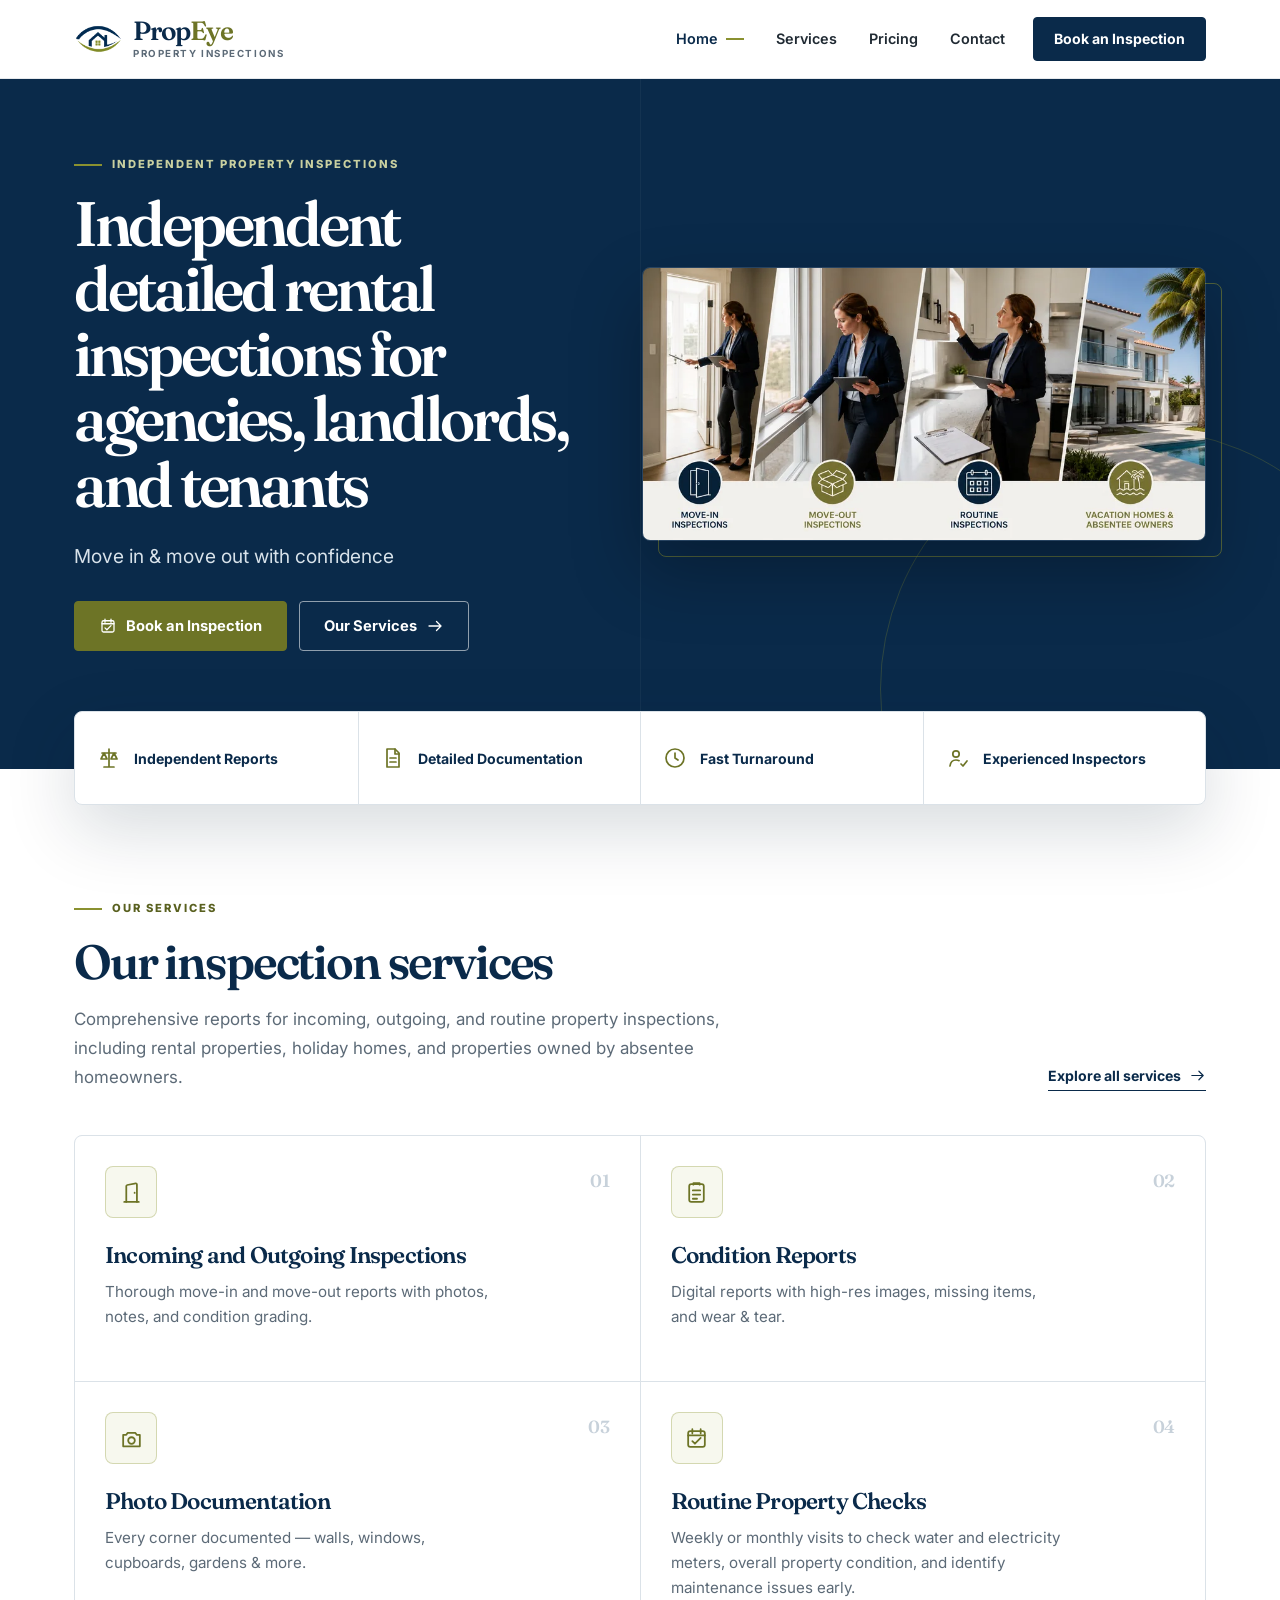
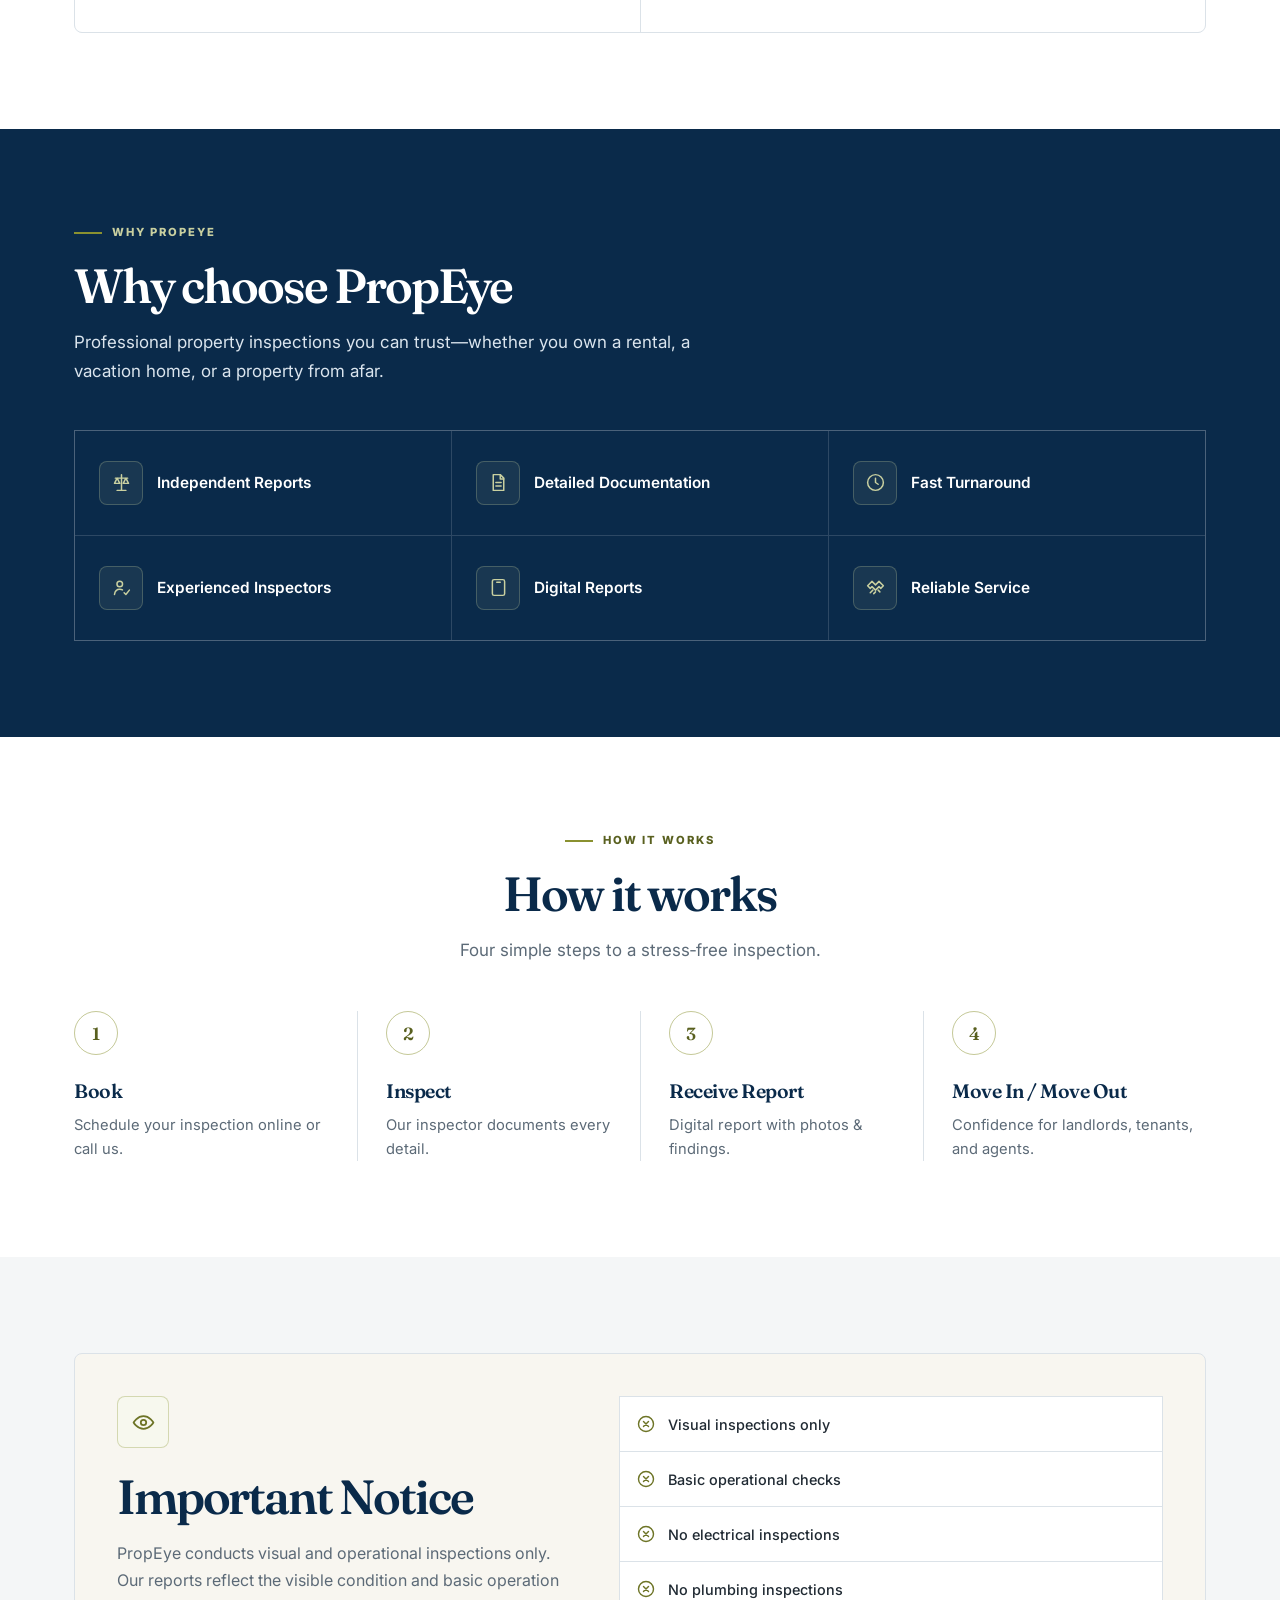
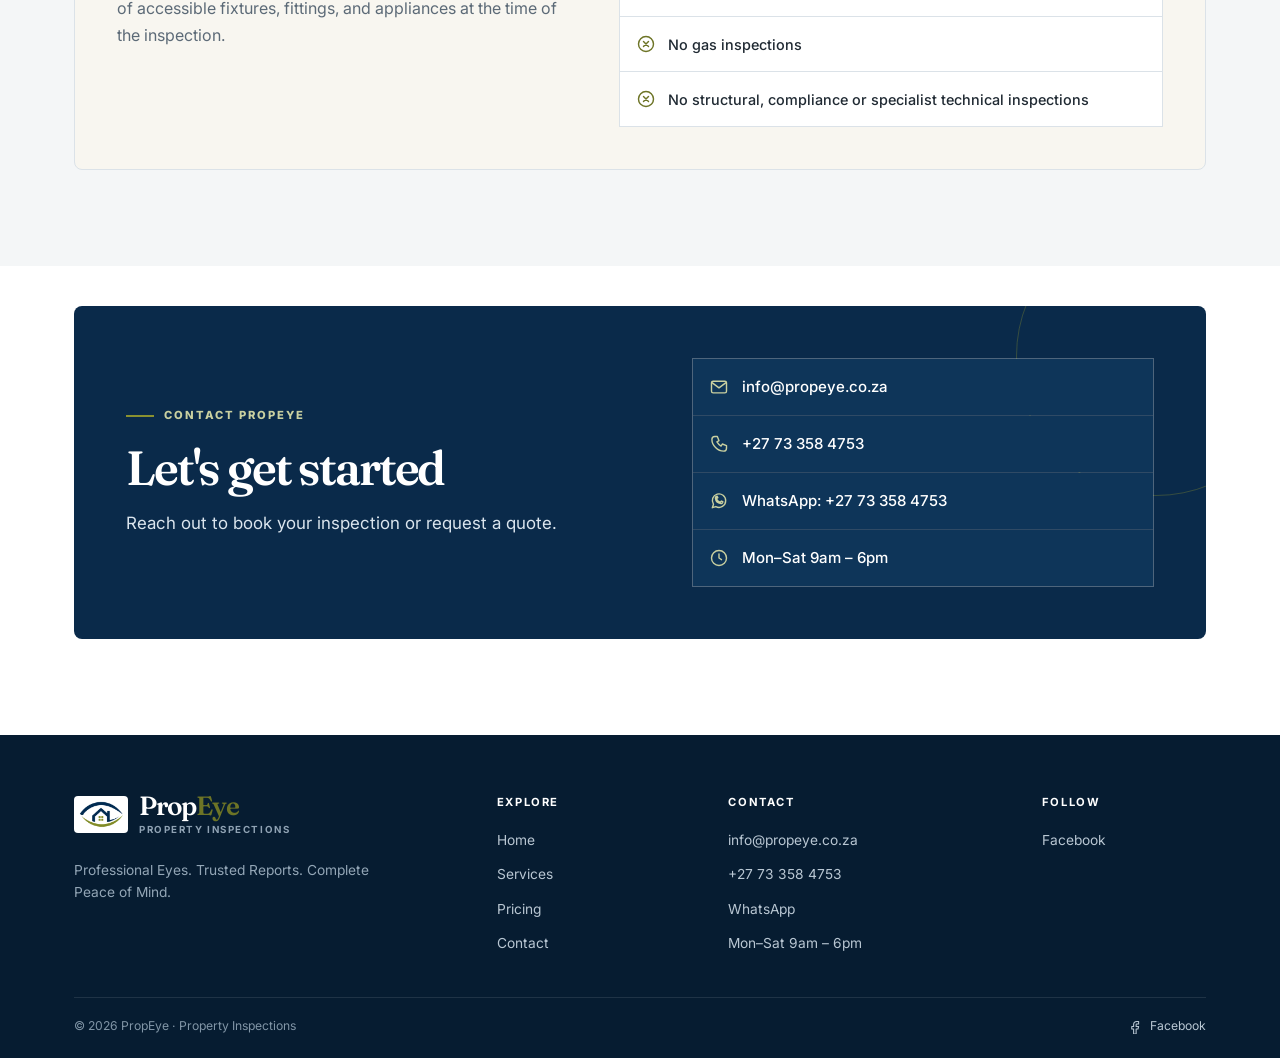
<file: index.html>
<!DOCTYPE html>
<html lang="en-ZA">
<head>
  <meta charset="UTF-8" />
  <meta name="viewport" content="width=device-width, initial-scale=1.0" />
  <title>PropEye Property Inspections</title>
  <meta name="description" content="Professional rental property inspections, condition reports, vacation home inspections, and detailed photo documentation across South Africa.">
  <meta name="keywords" content="property inspections, rental inspections, outgoing inspection, incoming inspection, vacation home inspection">
  <meta name="robots" content="index,follow">
  <link rel="canonical" href="https://www.propeye.co.za/">
  <meta property="og:type" content="website">
  <meta property="og:site_name" content="PropEye Property Inspections">
  <meta property="og:title" content="PropEye Property Inspections">
  <meta property="og:description" content="Professional rental property inspections, condition reports, vacation home inspections, and detailed photo documentation across South Africa.">
  <meta property="og:url" content="https://www.propeye.co.za/">
  <meta property="og:image" content="https://www.propeye.co.za/images/og-propeye.jpg">
  <meta property="og:image:width" content="1200">
  <meta property="og:image:height" content="630">
  <meta name="twitter:card" content="summary_large_image">
  <meta name="theme-color" content="#0A2A4A">
  <link rel="icon" href="images/favicon-64.png" type="image/png">
  <link rel="preconnect" href="https://fonts.googleapis.com">
  <link rel="preconnect" href="https://fonts.gstatic.com" crossorigin>
  <link href="https://fonts.googleapis.com/css2?family=Fraunces:opsz,wght@9..144,500;9..144,600&family=Inter:wght@400;500;600;700&display=swap" rel="stylesheet">
  <link rel="stylesheet" href="styles.css">
  <link rel="preload" as="image" href="images/index-hero-900.webp" imagesrcset="images/index-hero-900.webp 900w, images/index-hero-1600.webp 1600w" imagesizes="(max-width: 1024px) 90vw, 560px">
  <script>document.documentElement.classList.add("js");</script>
  <script type="application/ld+json">
  {
    "@context": "https://schema.org",
    "@type": "ProfessionalService",
    "name": "PropEye Property Inspections",
    "url": "https://www.propeye.co.za/",
    "logo": "https://www.propeye.co.za/images/icon.png",
    "image": "https://www.propeye.co.za/images/og-propeye.jpg",
    "email": "info@propeye.co.za",
    "telephone": "+27733584753",
    "areaServed": "South Africa",
    "sameAs": ["https://www.facebook.com/share/14cxHEFWzvn/"]
  }
  </script>
</head>
<body>
  <a class="skip-link" href="#main">Skip to content</a>

  <header class="site-header" data-site-header>
    <div class="container header-inner">
      <a class="brand" href="index.html" aria-label="PropEye Property Inspections — home">
        <img class="brand-logo" src="images/logo-160.webp" srcset="images/logo-160.webp 160w, images/logo-320.webp 320w" sizes="48px" width="160" height="102" alt="PropEye Logo">
        <span>
          <span class="brand-name">Prop<span class="eye">Eye</span></span>
          <span class="brand-sub">Property Inspections</span>
        </span>
      </a>
      <button class="nav-toggle" type="button" aria-label="Open navigation" aria-controls="primary-navigation" aria-expanded="false" data-nav-toggle>
        <span class="nav-toggle-lines" aria-hidden="true"></span>
      </button>
      <nav class="site-nav" id="primary-navigation" aria-label="Main navigation" data-site-nav>
        <a class="nav-link" href="index.html" aria-current="page">Home</a>
        <a class="nav-link" href="services.html">Services</a>
        <a class="nav-link" href="pricing.html">Pricing</a>
        <a class="nav-link" href="#contact">Contact</a>
        <a class="nav-cta" href="#contact">Book an Inspection</a>
      </nav>
    </div>
  </header>

  <main id="main">
    <section class="hero-home">
      <div class="container hero-grid">
        <div class="hero-copy">
          <p class="eyebrow on-dark">Independent Property Inspections</p>
          <h1 class="hero-title">Independent detailed rental inspections for agencies, landlords, and tenants</h1>
          <p class="hero-lede">Move in &amp; move out with confidence</p>
          <div class="hero-actions">
            <a class="button button-primary" href="#contact">
              <svg class="icon" aria-hidden="true" focusable="false"><use href="images/icons.svg#icon-calendar-check"></use></svg>
              Book an Inspection
            </a>
            <a class="button button-secondary" href="services.html">
              Our Services
              <svg class="icon" aria-hidden="true" focusable="false"><use href="images/icons.svg#icon-arrow"></use></svg>
            </a>
          </div>
        </div>
        <div class="hero-media">
          <picture>
            <source type="image/webp" srcset="images/index-hero-900.webp 900w, images/index-hero-1600.webp 1600w" sizes="(max-width: 1024px) 90vw, 560px">
            <img src="images/index.png" alt="Detailed property inspection" width="1600" height="774" fetchpriority="high" decoding="async">
          </picture>
        </div>
      </div>
    </section>

    <div class="trust-bar">
      <div class="container">
        <div class="trust-grid">
          <div class="trust-item"><svg class="icon" aria-hidden="true" focusable="false"><use href="images/icons.svg#icon-scales"></use></svg> Independent Reports</div>
          <div class="trust-item"><svg class="icon" aria-hidden="true" focusable="false"><use href="images/icons.svg#icon-file"></use></svg> Detailed Documentation</div>
          <div class="trust-item"><svg class="icon" aria-hidden="true" focusable="false"><use href="images/icons.svg#icon-clock"></use></svg> Fast Turnaround</div>
          <div class="trust-item"><svg class="icon" aria-hidden="true" focusable="false"><use href="images/icons.svg#icon-user-check"></use></svg> Experienced Inspectors</div>
        </div>
      </div>
    </div>

    <section class="section" id="services">
      <div class="container">
        <div class="section-head">
          <div class="section-head-copy">
            <p class="eyebrow">Our Services</p>
            <h2 class="section-title">Our inspection services</h2>
            <p class="section-lede">Comprehensive reports for incoming, outgoing, and routine property inspections, including rental properties, holiday homes, and properties owned by absentee homeowners.</p>
          </div>
          <a class="text-link" href="services.html">
            Explore all services
            <svg class="icon" aria-hidden="true" focusable="false"><use href="images/icons.svg#icon-arrow"></use></svg>
          </a>
        </div>

        <div class="service-grid">
          <article class="service-card">
            <div class="service-card-top">
              <span class="icon-box"><svg class="icon" aria-hidden="true" focusable="false"><use href="images/icons.svg#icon-door"></use></svg></span>
              <span class="service-index">01</span>
            </div>
            <h3>Incoming and Outgoing Inspections</h3>
            <p>Thorough move-in and move-out reports with photos, notes, and condition grading.</p>
          </article>
          <article class="service-card">
            <div class="service-card-top">
              <span class="icon-box"><svg class="icon" aria-hidden="true" focusable="false"><use href="images/icons.svg#icon-clipboard"></use></svg></span>
              <span class="service-index">02</span>
            </div>
            <h3>Condition Reports</h3>
            <p>Digital reports with high-res images, missing items, and wear &amp; tear.</p>
          </article>
          <article class="service-card">
            <div class="service-card-top">
              <span class="icon-box"><svg class="icon" aria-hidden="true" focusable="false"><use href="images/icons.svg#icon-camera"></use></svg></span>
              <span class="service-index">03</span>
            </div>
            <h3>Photo Documentation</h3>
            <p>Every corner documented — walls, windows, cupboards, gardens &amp; more.</p>
          </article>
          <article class="service-card">
            <div class="service-card-top">
              <span class="icon-box"><svg class="icon" aria-hidden="true" focusable="false"><use href="images/icons.svg#icon-calendar-check"></use></svg></span>
              <span class="service-index">04</span>
            </div>
            <h3>Routine Property Checks</h3>
            <p>Weekly or monthly visits to check water and electricity meters, overall property condition, and identify maintenance issues early.</p>
          </article>
        </div>
      </div>
    </section>

    <section class="section section-navy">
      <div class="container">
        <div class="section-head">
          <div class="section-head-copy">
            <p class="eyebrow on-dark">Why PropEye</p>
            <h2 class="section-title">Why choose PropEye</h2>
            <p class="section-lede">Professional property inspections you can trust—whether you own a rental, a vacation home, or a property from afar.</p>
          </div>
        </div>
        <div class="values-grid">
          <div class="value-item"><span class="icon-box"><svg class="icon" aria-hidden="true" focusable="false"><use href="images/icons.svg#icon-scales"></use></svg></span> Independent Reports</div>
          <div class="value-item"><span class="icon-box"><svg class="icon" aria-hidden="true" focusable="false"><use href="images/icons.svg#icon-file"></use></svg></span> Detailed Documentation</div>
          <div class="value-item"><span class="icon-box"><svg class="icon" aria-hidden="true" focusable="false"><use href="images/icons.svg#icon-clock"></use></svg></span> Fast Turnaround</div>
          <div class="value-item"><span class="icon-box"><svg class="icon" aria-hidden="true" focusable="false"><use href="images/icons.svg#icon-user-check"></use></svg></span> Experienced Inspectors</div>
          <div class="value-item"><span class="icon-box"><svg class="icon" aria-hidden="true" focusable="false"><use href="images/icons.svg#icon-tablet"></use></svg></span> Digital Reports</div>
          <div class="value-item"><span class="icon-box"><svg class="icon" aria-hidden="true" focusable="false"><use href="images/icons.svg#icon-handshake"></use></svg></span> Reliable Service</div>
        </div>
      </div>
    </section>

    <section class="section">
      <div class="container">
        <div class="section-head center">
          <p class="eyebrow">How it works</p>
          <h2 class="section-title">How it works</h2>
          <p class="section-lede">Four simple steps to a stress‑free inspection.</p>
        </div>
        <ol class="steps">
          <li class="step">
            <span class="step-number">1</span>
            <h3>Book</h3>
            <p>Schedule your inspection online or call us.</p>
          </li>
          <li class="step">
            <span class="step-number">2</span>
            <h3>Inspect</h3>
            <p>Our inspector documents every detail.</p>
          </li>
          <li class="step">
            <span class="step-number">3</span>
            <h3>Receive Report</h3>
            <p>Digital report with photos &amp; findings.</p>
          </li>
          <li class="step">
            <span class="step-number">4</span>
            <h3>Move In / Move Out</h3>
            <p>Confidence for landlords, tenants, and agents.</p>
          </li>
        </ol>
      </div>
    </section>

    <section class="section section-soft">
      <div class="container">
        <div class="notice-panel">
          <div class="notice-copy">
            <span class="icon-box"><svg class="icon" aria-hidden="true" focusable="false"><use href="images/icons.svg#icon-eye"></use></svg></span>
            <h2 class="section-title">Important Notice</h2>
            <p>PropEye conducts visual and operational inspections only. Our reports reflect the visible condition and basic operation of accessible fixtures, fittings, and appliances at the time of the inspection.</p>
          </div>
          <ul class="notice-list">
            <li class="notice-item"><svg class="icon" aria-hidden="true" focusable="false"><use href="images/icons.svg#icon-x-circle"></use></svg> Visual inspections only</li>
            <li class="notice-item"><svg class="icon" aria-hidden="true" focusable="false"><use href="images/icons.svg#icon-x-circle"></use></svg> Basic operational checks</li>
            <li class="notice-item"><svg class="icon" aria-hidden="true" focusable="false"><use href="images/icons.svg#icon-x-circle"></use></svg> No electrical inspections</li>
            <li class="notice-item"><svg class="icon" aria-hidden="true" focusable="false"><use href="images/icons.svg#icon-x-circle"></use></svg> No plumbing inspections</li>
            <li class="notice-item"><svg class="icon" aria-hidden="true" focusable="false"><use href="images/icons.svg#icon-x-circle"></use></svg> No gas inspections</li>
            <li class="notice-item"><svg class="icon" aria-hidden="true" focusable="false"><use href="images/icons.svg#icon-x-circle"></use></svg> No structural, compliance or specialist technical inspections</li>
          </ul>
        </div>
      </div>
    </section>

    <section class="section contact-section" id="contact">
      <div class="container">
        <div class="contact-panel">
          <div>
            <p class="eyebrow on-dark">Contact PropEye</p>
            <h2 class="section-title">Let's get started</h2>
            <p class="section-lede">Reach out to book your inspection or request a quote.</p>
          </div>
          <ul class="contact-list">
            <li>
              <svg class="icon" aria-hidden="true" focusable="false"><use href="images/icons.svg#icon-mail"></use></svg>
              <a href="mailto:info@propeye.co.za">info@propeye.co.za</a>
            </li>
            <li>
              <svg class="icon" aria-hidden="true" focusable="false"><use href="images/icons.svg#icon-phone"></use></svg>
              <a href="tel:+27733584753">+27 73 358 4753</a>
            </li>
            <li>
              <svg class="icon" aria-hidden="true" focusable="false"><use href="images/icons.svg#icon-whatsapp"></use></svg>
              <a href="https://wa.me/27733584753" rel="noopener">WhatsApp: +27 73 358 4753</a>
            </li>
            <li>
              <svg class="icon" aria-hidden="true" focusable="false"><use href="images/icons.svg#icon-clock"></use></svg>
              <span>Mon–Sat 9am – 6pm</span>
            </li>
          </ul>
        </div>
      </div>
    </section>
  </main>

  <footer class="site-footer">
    <div class="container">
      <div class="footer-grid">
        <div class="footer-brand">
          <a class="brand" href="index.html" aria-label="PropEye Property Inspections — home">
            <img class="brand-logo" src="images/logo-160.webp" srcset="images/logo-160.webp 160w, images/logo-320.webp 320w" sizes="54px" width="160" height="102" alt="PropEye Logo" loading="lazy">
            <span>
              <span class="brand-name">Prop<span class="eye">Eye</span></span>
              <span class="brand-sub">Property Inspections</span>
            </span>
          </a>
          <p>Professional Eyes. Trusted Reports. Complete Peace of Mind.</p>
        </div>
        <div class="footer-column">
          <h2>Explore</h2>
          <ul>
            <li><a href="index.html">Home</a></li>
            <li><a href="services.html">Services</a></li>
            <li><a href="pricing.html">Pricing</a></li>
            <li><a href="#contact">Contact</a></li>
          </ul>
        </div>
        <div class="footer-column">
          <h2>Contact</h2>
          <ul>
            <li><a href="mailto:info@propeye.co.za">info@propeye.co.za</a></li>
            <li><a href="tel:+27733584753">+27 73 358 4753</a></li>
            <li><a href="https://wa.me/27733584753" rel="noopener">WhatsApp</a></li>
            <li><span>Mon–Sat 9am – 6pm</span></li>
          </ul>
        </div>
        <div class="footer-column">
          <h2>Follow</h2>
          <ul>
            <li><a href="https://www.facebook.com/share/14cxHEFWzvn/" rel="noopener">Facebook</a></li>
          </ul>
        </div>
      </div>
      <div class="footer-bottom">
        <span>© 2026 PropEye · Property Inspections</span>
        <a class="social" href="https://www.facebook.com/share/14cxHEFWzvn/" rel="noopener">
          <svg class="icon" aria-hidden="true" focusable="false"><use href="images/icons.svg#icon-facebook"></use></svg>
          Facebook
        </a>
      </div>
    </div>
  </footer>

  <script src="script.js" defer></script>
</body>
</html>
</file>
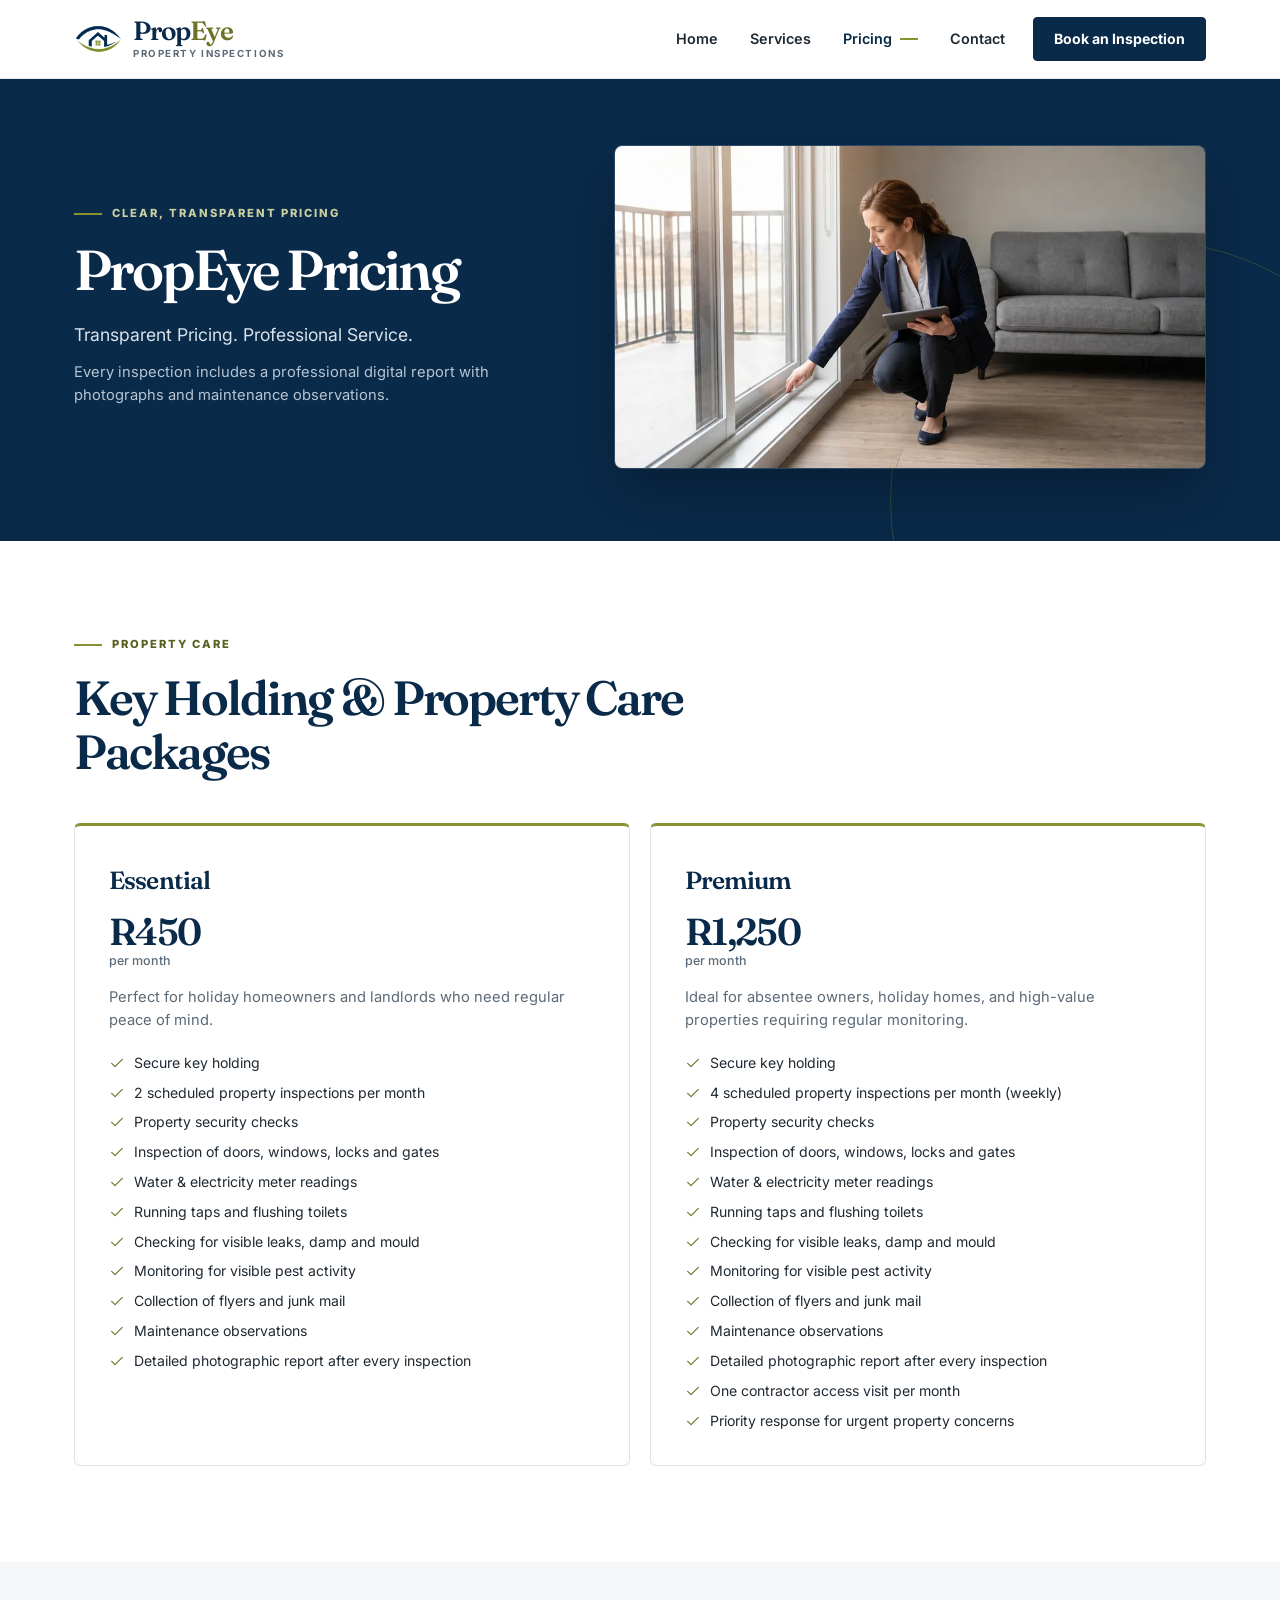
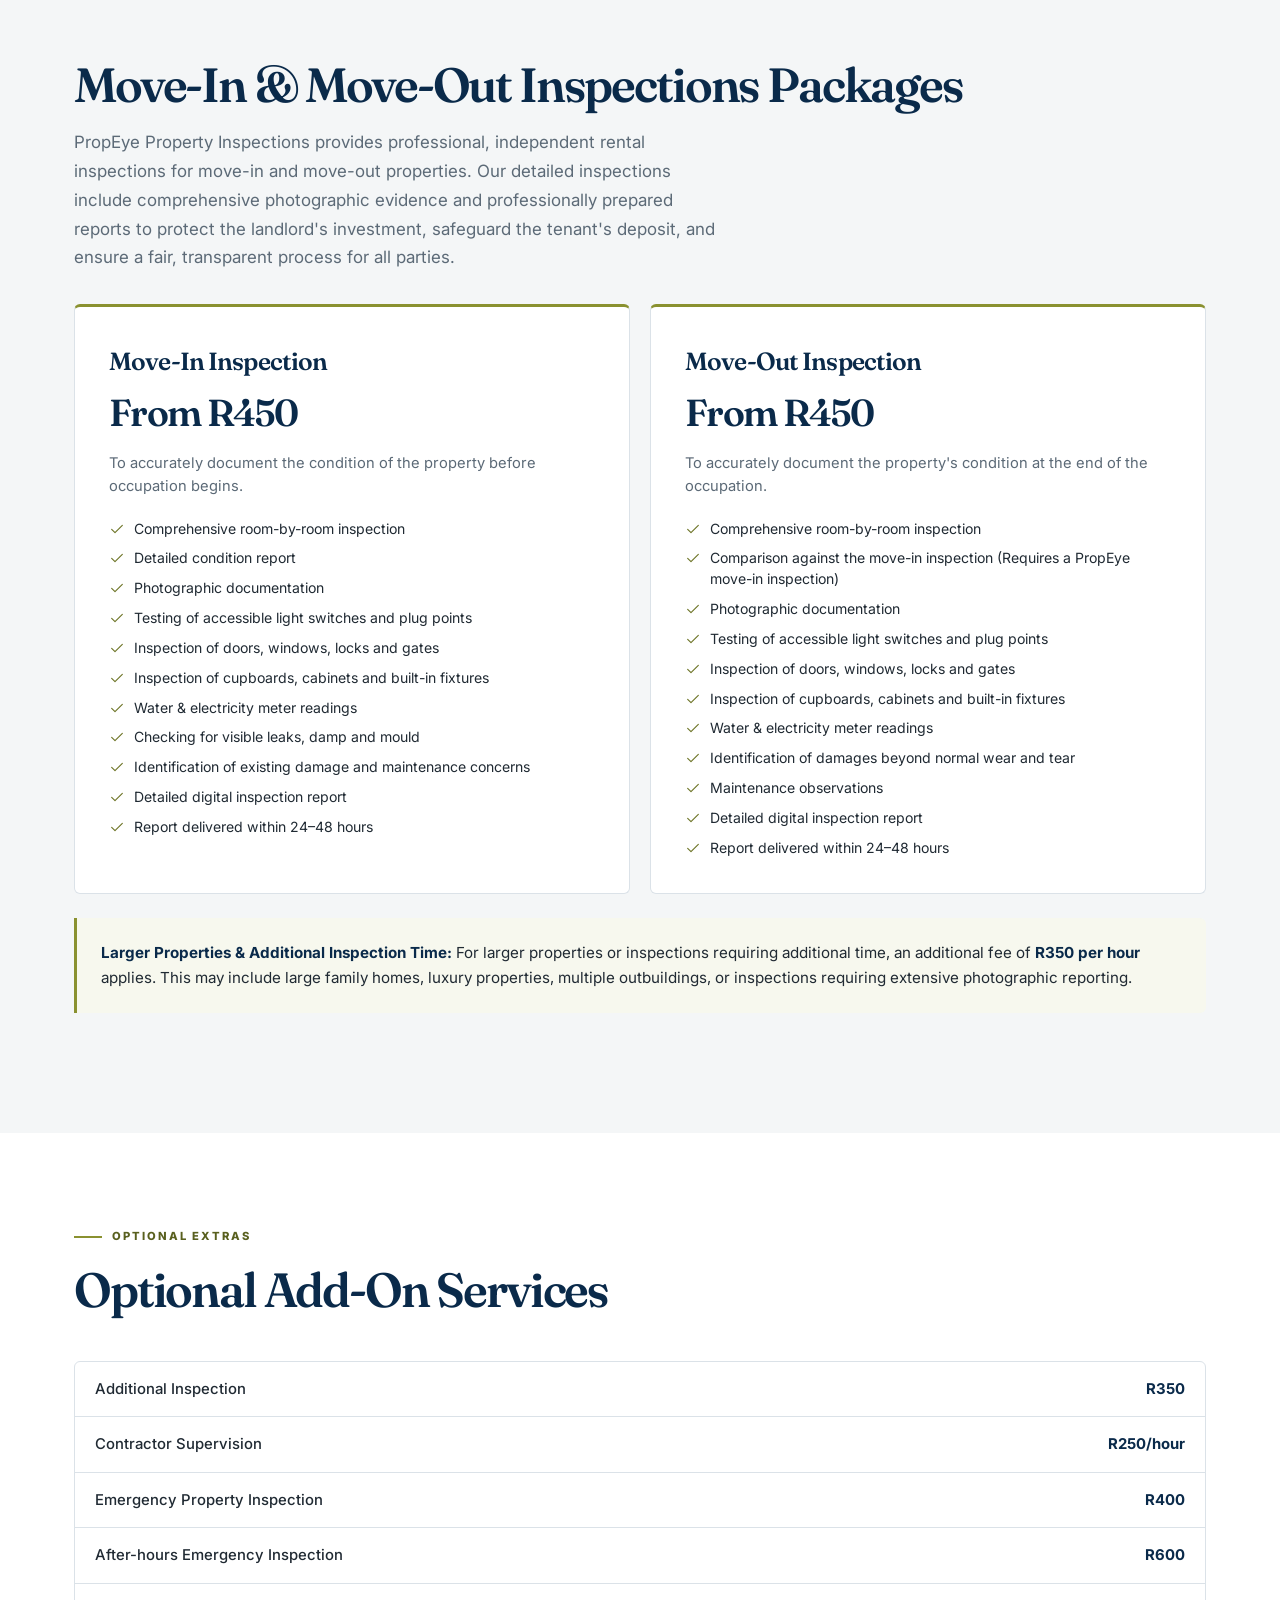
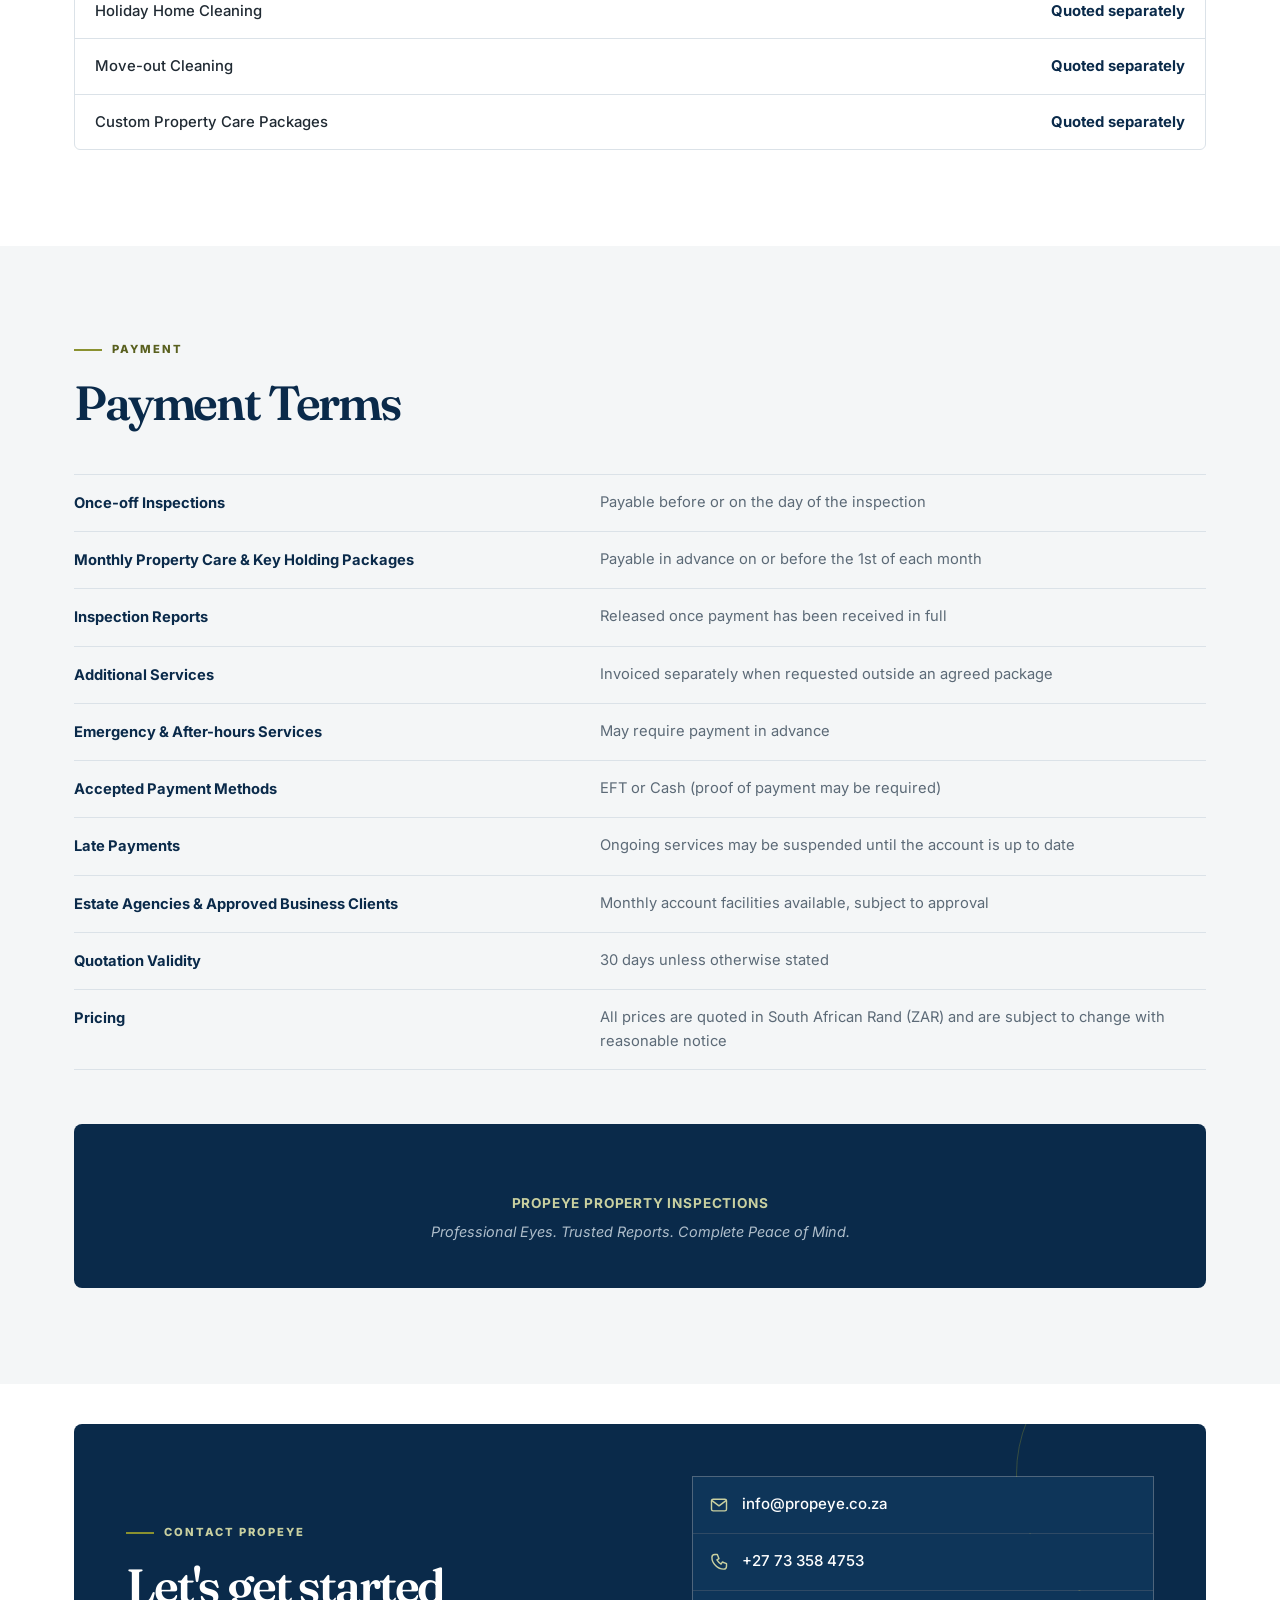
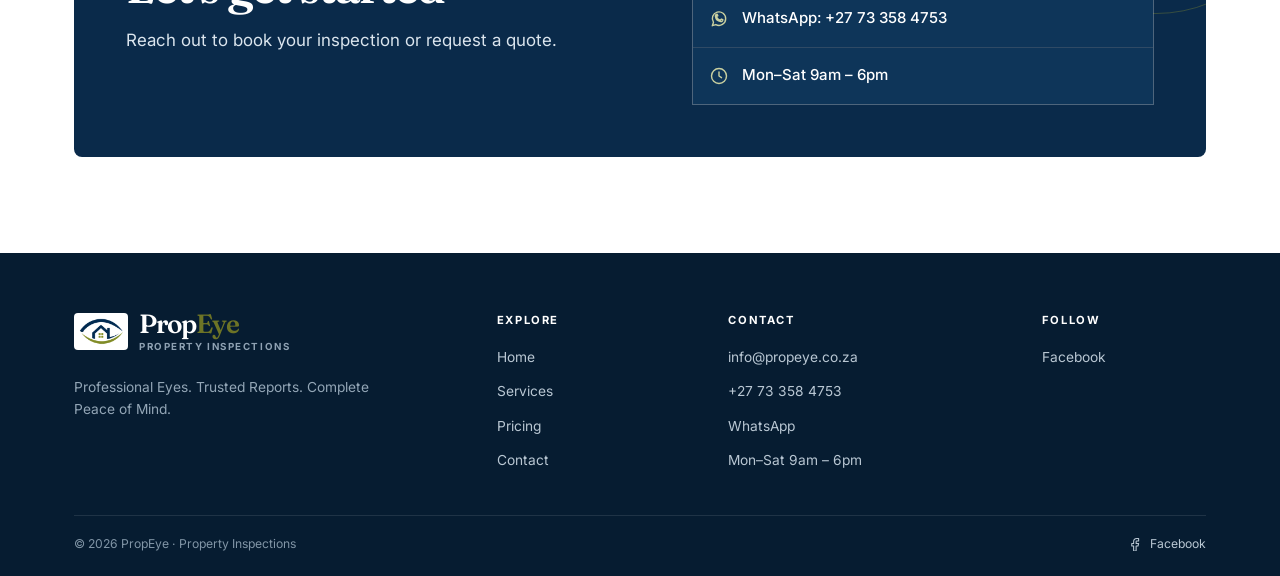
<file: pricing.html>
<!DOCTYPE html>
<html lang="en-ZA">
<head>
  <meta charset="UTF-8" />
  <meta name="viewport" content="width=device-width, initial-scale=1.0" />
  <title>PropEye · Pricing</title>
  <meta name="description" content="Transparent pricing for PropEye property inspections and property care packages.">
  <meta name="robots" content="index,follow">
  <link rel="canonical" href="https://www.propeye.co.za/pricing.html">
  <meta property="og:type" content="website">
  <meta property="og:site_name" content="PropEye Property Inspections">
  <meta property="og:title" content="PropEye · Pricing">
  <meta property="og:description" content="Transparent pricing for PropEye property inspections and property care packages.">
  <meta property="og:url" content="https://www.propeye.co.za/pricing.html">
  <meta property="og:image" content="https://www.propeye.co.za/images/og-propeye.jpg">
  <meta name="twitter:card" content="summary_large_image">
  <meta name="theme-color" content="#0A2A4A">
  <link rel="icon" href="images/favicon-64.png" type="image/png">
  <link rel="preconnect" href="https://fonts.googleapis.com">
  <link rel="preconnect" href="https://fonts.gstatic.com" crossorigin>
  <link href="https://fonts.googleapis.com/css2?family=Fraunces:opsz,wght@9..144,500;9..144,600&family=Inter:wght@400;500;600;700&display=swap" rel="stylesheet">
  <link rel="stylesheet" href="styles.css">
  <link rel="preload" as="image" href="images/pricing-hero-900.webp" imagesrcset="images/pricing-hero-900.webp 900w, images/pricing-hero-1600.webp 1600w" imagesizes="(max-width: 1024px) 90vw, 560px">
  <script>document.documentElement.classList.add("js");</script>
</head>
<body>
  <a class="skip-link" href="#main">Skip to content</a>

  <header class="site-header" data-site-header>
    <div class="container header-inner">
      <a class="brand" href="index.html" aria-label="PropEye Property Inspections — home">
        <img class="brand-logo" src="images/logo-160.webp" srcset="images/logo-160.webp 160w, images/logo-320.webp 320w" sizes="48px" width="160" height="102" alt="PropEye Logo">
        <span>
          <span class="brand-name">Prop<span class="eye">Eye</span></span>
          <span class="brand-sub">Property Inspections</span>
        </span>
      </a>
      <button class="nav-toggle" type="button" aria-label="Open navigation" aria-controls="primary-navigation" aria-expanded="false" data-nav-toggle>
        <span class="nav-toggle-lines" aria-hidden="true"></span>
      </button>
      <nav class="site-nav" id="primary-navigation" aria-label="Main navigation" data-site-nav>
        <a class="nav-link" href="index.html">Home</a>
        <a class="nav-link" href="services.html">Services</a>
        <a class="nav-link" href="pricing.html" aria-current="page">Pricing</a>
        <a class="nav-link" href="#contact">Contact</a>
        <a class="nav-cta" href="#contact">Book an Inspection</a>
      </nav>
    </div>
  </header>

  <main id="main">
    <section class="page-hero">
      <div class="container page-hero-grid">
        <div>
          <p class="eyebrow on-dark">Clear, transparent pricing</p>
          <h1 class="page-hero-title">PropEye Pricing</h1>
          <p class="page-hero-lede">Transparent Pricing. Professional Service.</p>
          <p class="page-hero-note">Every inspection includes a professional digital report with photographs and maintenance observations.</p>
        </div>
        <div class="page-hero-media">
          <picture>
            <source type="image/webp" srcset="images/pricing-hero-900.webp 900w, images/pricing-hero-1600.webp 1600w" sizes="(max-width: 1024px) 90vw, 560px">
            <img src="images/pricing.png" alt="Property inspection" width="1600" height="874" fetchpriority="high" decoding="async">
          </picture>
        </div>
      </div>
    </section>

    <section class="section">
      <div class="container">
        <div class="section-head">
          <div class="section-head-copy">
            <p class="eyebrow">Property care</p>
            <h2 class="section-title">Key Holding &amp; Property Care Packages</h2>
          </div>
        </div>
        <div class="pricing-grid">
          <article class="price-card">
            <h3>Essential</h3>
            <div class="price">R450 <small>per month</small></div>
            <p class="price-note">Perfect for holiday homeowners and landlords who need regular peace of mind.</p>
            <ul class="plan-list">
              <li><svg class="icon" aria-hidden="true" focusable="false"><use href="images/icons.svg#icon-check"></use></svg> Secure key holding</li>
              <li><svg class="icon" aria-hidden="true" focusable="false"><use href="images/icons.svg#icon-check"></use></svg> 2 scheduled property inspections per month</li>
              <li><svg class="icon" aria-hidden="true" focusable="false"><use href="images/icons.svg#icon-check"></use></svg> Property security checks</li>
              <li><svg class="icon" aria-hidden="true" focusable="false"><use href="images/icons.svg#icon-check"></use></svg> Inspection of doors, windows, locks and gates</li>
              <li><svg class="icon" aria-hidden="true" focusable="false"><use href="images/icons.svg#icon-check"></use></svg> Water &amp; electricity meter readings</li>
              <li><svg class="icon" aria-hidden="true" focusable="false"><use href="images/icons.svg#icon-check"></use></svg> Running taps and flushing toilets</li>
              <li><svg class="icon" aria-hidden="true" focusable="false"><use href="images/icons.svg#icon-check"></use></svg> Checking for visible leaks, damp and mould</li>
              <li><svg class="icon" aria-hidden="true" focusable="false"><use href="images/icons.svg#icon-check"></use></svg> Monitoring for visible pest activity</li>
              <li><svg class="icon" aria-hidden="true" focusable="false"><use href="images/icons.svg#icon-check"></use></svg> Collection of flyers and junk mail</li>
              <li><svg class="icon" aria-hidden="true" focusable="false"><use href="images/icons.svg#icon-check"></use></svg> Maintenance observations</li>
              <li><svg class="icon" aria-hidden="true" focusable="false"><use href="images/icons.svg#icon-check"></use></svg> Detailed photographic report after every inspection</li>
            </ul>
          </article>

          <article class="price-card">
            <h3>Premium</h3>
            <div class="price">R1,250 <small>per month</small></div>
            <p class="price-note">Ideal for absentee owners, holiday homes, and high-value properties requiring regular monitoring.</p>
            <ul class="plan-list">
              <li><svg class="icon" aria-hidden="true" focusable="false"><use href="images/icons.svg#icon-check"></use></svg> Secure key holding</li>
              <li><svg class="icon" aria-hidden="true" focusable="false"><use href="images/icons.svg#icon-check"></use></svg> 4 scheduled property inspections per month (weekly)</li>
              <li><svg class="icon" aria-hidden="true" focusable="false"><use href="images/icons.svg#icon-check"></use></svg> Property security checks</li>
              <li><svg class="icon" aria-hidden="true" focusable="false"><use href="images/icons.svg#icon-check"></use></svg> Inspection of doors, windows, locks and gates</li>
              <li><svg class="icon" aria-hidden="true" focusable="false"><use href="images/icons.svg#icon-check"></use></svg> Water &amp; electricity meter readings</li>
              <li><svg class="icon" aria-hidden="true" focusable="false"><use href="images/icons.svg#icon-check"></use></svg> Running taps and flushing toilets</li>
              <li><svg class="icon" aria-hidden="true" focusable="false"><use href="images/icons.svg#icon-check"></use></svg> Checking for visible leaks, damp and mould</li>
              <li><svg class="icon" aria-hidden="true" focusable="false"><use href="images/icons.svg#icon-check"></use></svg> Monitoring for visible pest activity</li>
              <li><svg class="icon" aria-hidden="true" focusable="false"><use href="images/icons.svg#icon-check"></use></svg> Collection of flyers and junk mail</li>
              <li><svg class="icon" aria-hidden="true" focusable="false"><use href="images/icons.svg#icon-check"></use></svg> Maintenance observations</li>
              <li><svg class="icon" aria-hidden="true" focusable="false"><use href="images/icons.svg#icon-check"></use></svg> Detailed photographic report after every inspection</li>
              <li><svg class="icon" aria-hidden="true" focusable="false"><use href="images/icons.svg#icon-check"></use></svg> One contractor access visit per month</li>
              <li><svg class="icon" aria-hidden="true" focusable="false"><use href="images/icons.svg#icon-check"></use></svg> Priority response for urgent property concerns</li>
            </ul>
          </article>
        </div>
      </div>
    </section>

    <section class="section section-soft">
      <div class="container">
        <h2 class="section-title">Move-In &amp; Move-Out Inspections Packages</h2>
        <p class="section-lede">PropEye Property Inspections provides professional, independent rental inspections for move-in and move-out properties. Our detailed inspections include comprehensive photographic evidence and professionally prepared reports to protect the landlord's investment, safeguard the tenant's deposit, and ensure a fair, transparent process for all parties.</p>
        <div class="pricing-grid" style="margin-top:32px">
          <article class="price-card">
            <h3>Move-In Inspection</h3>
            <div class="price">From R450</div>
            <p class="price-note">To accurately document the condition of the property before occupation begins.</p>
            <ul class="plan-list">
              <li><svg class="icon" aria-hidden="true" focusable="false"><use href="images/icons.svg#icon-check"></use></svg> Comprehensive room-by-room inspection</li>
              <li><svg class="icon" aria-hidden="true" focusable="false"><use href="images/icons.svg#icon-check"></use></svg> Detailed condition report</li>
              <li><svg class="icon" aria-hidden="true" focusable="false"><use href="images/icons.svg#icon-check"></use></svg> Photographic documentation</li>
              <li><svg class="icon" aria-hidden="true" focusable="false"><use href="images/icons.svg#icon-check"></use></svg> Testing of accessible light switches and plug points</li>
              <li><svg class="icon" aria-hidden="true" focusable="false"><use href="images/icons.svg#icon-check"></use></svg> Inspection of doors, windows, locks and gates</li>
              <li><svg class="icon" aria-hidden="true" focusable="false"><use href="images/icons.svg#icon-check"></use></svg> Inspection of cupboards, cabinets and built-in fixtures</li>
              <li><svg class="icon" aria-hidden="true" focusable="false"><use href="images/icons.svg#icon-check"></use></svg> Water &amp; electricity meter readings</li>
              <li><svg class="icon" aria-hidden="true" focusable="false"><use href="images/icons.svg#icon-check"></use></svg> Checking for visible leaks, damp and mould</li>
              <li><svg class="icon" aria-hidden="true" focusable="false"><use href="images/icons.svg#icon-check"></use></svg> Identification of existing damage and maintenance concerns</li>
              <li><svg class="icon" aria-hidden="true" focusable="false"><use href="images/icons.svg#icon-check"></use></svg> Detailed digital inspection report</li>
              <li><svg class="icon" aria-hidden="true" focusable="false"><use href="images/icons.svg#icon-check"></use></svg> Report delivered within 24–48 hours</li>
            </ul>
          </article>

          <article class="price-card">
            <h3>Move-Out Inspection</h3>
            <div class="price">From R450</div>
            <p class="price-note">To accurately document the property's condition at the end of the occupation.</p>
            <ul class="plan-list">
              <li><svg class="icon" aria-hidden="true" focusable="false"><use href="images/icons.svg#icon-check"></use></svg> Comprehensive room-by-room inspection</li>
              <li><svg class="icon" aria-hidden="true" focusable="false"><use href="images/icons.svg#icon-check"></use></svg> Comparison against the move-in inspection (Requires a PropEye move-in inspection)</li>
              <li><svg class="icon" aria-hidden="true" focusable="false"><use href="images/icons.svg#icon-check"></use></svg> Photographic documentation</li>
              <li><svg class="icon" aria-hidden="true" focusable="false"><use href="images/icons.svg#icon-check"></use></svg> Testing of accessible light switches and plug points</li>
              <li><svg class="icon" aria-hidden="true" focusable="false"><use href="images/icons.svg#icon-check"></use></svg> Inspection of doors, windows, locks and gates</li>
              <li><svg class="icon" aria-hidden="true" focusable="false"><use href="images/icons.svg#icon-check"></use></svg> Inspection of cupboards, cabinets and built-in fixtures</li>
              <li><svg class="icon" aria-hidden="true" focusable="false"><use href="images/icons.svg#icon-check"></use></svg> Water &amp; electricity meter readings</li>
              <li><svg class="icon" aria-hidden="true" focusable="false"><use href="images/icons.svg#icon-check"></use></svg> Identification of damages beyond normal wear and tear</li>
              <li><svg class="icon" aria-hidden="true" focusable="false"><use href="images/icons.svg#icon-check"></use></svg> Maintenance observations</li>
              <li><svg class="icon" aria-hidden="true" focusable="false"><use href="images/icons.svg#icon-check"></use></svg> Detailed digital inspection report</li>
              <li><svg class="icon" aria-hidden="true" focusable="false"><use href="images/icons.svg#icon-check"></use></svg> Report delivered within 24–48 hours</li>
            </ul>
          </article>
        </div>

        <div class="pricing-note">
          <p><strong>Larger Properties &amp; Additional Inspection Time:</strong> For larger properties or inspections requiring additional time, an additional fee of <strong>R350 per hour</strong> applies. This may include large family homes, luxury properties, multiple outbuildings, or inspections requiring extensive photographic reporting.</p>
        </div>
      </div>
    </section>

    <section class="section">
      <div class="container">
        <div class="section-head">
          <div class="section-head-copy">
            <p class="eyebrow">Optional extras</p>
            <h2 class="section-title">Optional Add-On Services</h2>
          </div>
        </div>
        <div class="addon-list">
          <div class="addon-row"><span class="addon-name">Additional Inspection</span><span class="addon-cost">R350</span></div>
          <div class="addon-row"><span class="addon-name">Contractor Supervision</span><span class="addon-cost">R250/hour</span></div>
          <div class="addon-row"><span class="addon-name">Emergency Property Inspection</span><span class="addon-cost">R400</span></div>
          <div class="addon-row"><span class="addon-name">After-hours Emergency Inspection</span><span class="addon-cost">R600</span></div>
          <div class="addon-row"><span class="addon-name">Holiday Home Cleaning</span><span class="addon-cost">Quoted separately</span></div>
          <div class="addon-row"><span class="addon-name">Move-out Cleaning</span><span class="addon-cost">Quoted separately</span></div>
          <div class="addon-row"><span class="addon-name">Custom Property Care Packages</span><span class="addon-cost">Quoted separately</span></div>
        </div>
      </div>
    </section>

    <section class="section section-soft">
      <div class="container">
        <div class="section-head">
          <div class="section-head-copy">
            <p class="eyebrow">Payment</p>
            <h2 class="section-title">Payment Terms</h2>
          </div>
        </div>
        <div class="terms-list">
          <div class="term-row"><span class="term-name">Once-off Inspections</span><span class="term-value">Payable before or on the day of the inspection</span></div>
          <div class="term-row"><span class="term-name">Monthly Property Care &amp; Key Holding Packages</span><span class="term-value">Payable in advance on or before the 1st of each month</span></div>
          <div class="term-row"><span class="term-name">Inspection Reports</span><span class="term-value">Released once payment has been received in full</span></div>
          <div class="term-row"><span class="term-name">Additional Services</span><span class="term-value">Invoiced separately when requested outside an agreed package</span></div>
          <div class="term-row"><span class="term-name">Emergency &amp; After-hours Services</span><span class="term-value">May require payment in advance</span></div>
          <div class="term-row"><span class="term-name">Accepted Payment Methods</span><span class="term-value">EFT or Cash (proof of payment may be required)</span></div>
          <div class="term-row"><span class="term-name">Late Payments</span><span class="term-value">Ongoing services may be suspended until the account is up to date</span></div>
          <div class="term-row"><span class="term-name">Estate Agencies &amp; Approved Business Clients</span><span class="term-value">Monthly account facilities available, subject to approval</span></div>
          <div class="term-row"><span class="term-name">Quotation Validity</span><span class="term-value">30 days unless otherwise stated</span></div>
          <div class="term-row"><span class="term-name">Pricing</span><span class="term-value">All prices are quoted in South African Rand (ZAR) and are subject to change with reasonable notice</span></div>
        </div>

        <div class="promise">
          <div class="brand-line">PropEye Property Inspections</div>
          <div class="tagline">Professional Eyes. Trusted Reports. Complete Peace of Mind.</div>
        </div>
      </div>
    </section>

    <section class="section contact-section" id="contact">
      <div class="container">
        <div class="contact-panel">
          <div>
            <p class="eyebrow on-dark">Contact PropEye</p>
            <h2 class="section-title">Let's get started</h2>
            <p class="section-lede">Reach out to book your inspection or request a quote.</p>
          </div>
          <ul class="contact-list">
            <li><svg class="icon" aria-hidden="true" focusable="false"><use href="images/icons.svg#icon-mail"></use></svg><a href="mailto:info@propeye.co.za">info@propeye.co.za</a></li>
            <li><svg class="icon" aria-hidden="true" focusable="false"><use href="images/icons.svg#icon-phone"></use></svg><a href="tel:+27733584753">+27 73 358 4753</a></li>
            <li><svg class="icon" aria-hidden="true" focusable="false"><use href="images/icons.svg#icon-whatsapp"></use></svg><a href="https://wa.me/27733584753" rel="noopener">WhatsApp: +27 73 358 4753</a></li>
            <li><svg class="icon" aria-hidden="true" focusable="false"><use href="images/icons.svg#icon-clock"></use></svg><span>Mon–Sat 9am – 6pm</span></li>
          </ul>
        </div>
      </div>
    </section>
  </main>

  <footer class="site-footer">
    <div class="container">
      <div class="footer-grid">
        <div class="footer-brand">
          <a class="brand" href="index.html" aria-label="PropEye Property Inspections — home">
            <img class="brand-logo" src="images/logo-160.webp" srcset="images/logo-160.webp 160w, images/logo-320.webp 320w" sizes="54px" width="160" height="102" alt="PropEye Logo" loading="lazy">
            <span>
              <span class="brand-name">Prop<span class="eye">Eye</span></span>
              <span class="brand-sub">Property Inspections</span>
            </span>
          </a>
          <p>Professional Eyes. Trusted Reports. Complete Peace of Mind.</p>
        </div>
        <div class="footer-column">
          <h2>Explore</h2>
          <ul>
            <li><a href="index.html">Home</a></li>
            <li><a href="services.html">Services</a></li>
            <li><a href="pricing.html">Pricing</a></li>
            <li><a href="#contact">Contact</a></li>
          </ul>
        </div>
        <div class="footer-column">
          <h2>Contact</h2>
          <ul>
            <li><a href="mailto:info@propeye.co.za">info@propeye.co.za</a></li>
            <li><a href="tel:+27733584753">+27 73 358 4753</a></li>
            <li><a href="https://wa.me/27733584753" rel="noopener">WhatsApp</a></li>
            <li><span>Mon–Sat 9am – 6pm</span></li>
          </ul>
        </div>
        <div class="footer-column">
          <h2>Follow</h2>
          <ul>
            <li><a href="https://www.facebook.com/share/14cxHEFWzvn/" rel="noopener">Facebook</a></li>
          </ul>
        </div>
      </div>
      <div class="footer-bottom">
        <span>© 2026 PropEye · Property Inspections</span>
        <a class="social" href="https://www.facebook.com/share/14cxHEFWzvn/" rel="noopener">
          <svg class="icon" aria-hidden="true" focusable="false"><use href="images/icons.svg#icon-facebook"></use></svg>
          Facebook
        </a>
      </div>
    </div>
  </footer>

  <script src="script.js" defer></script>
</body>
</html>
</file>
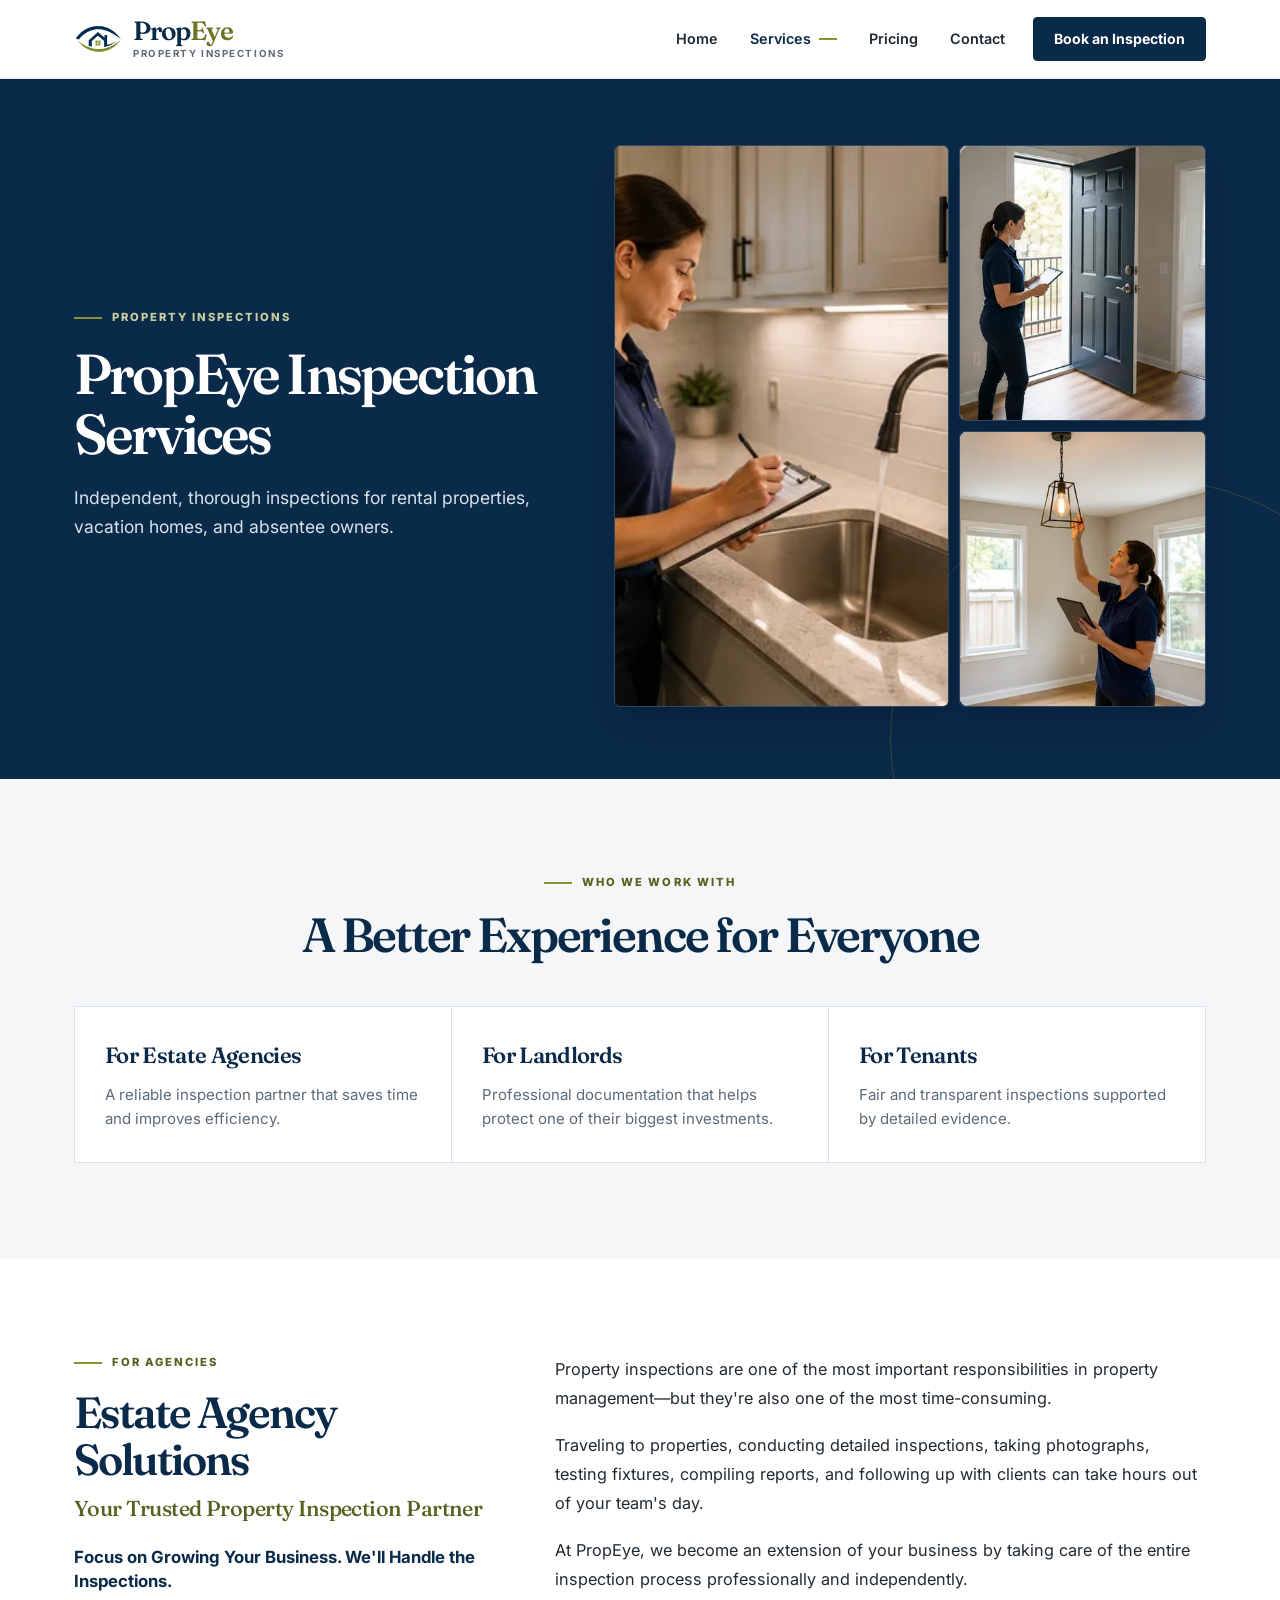
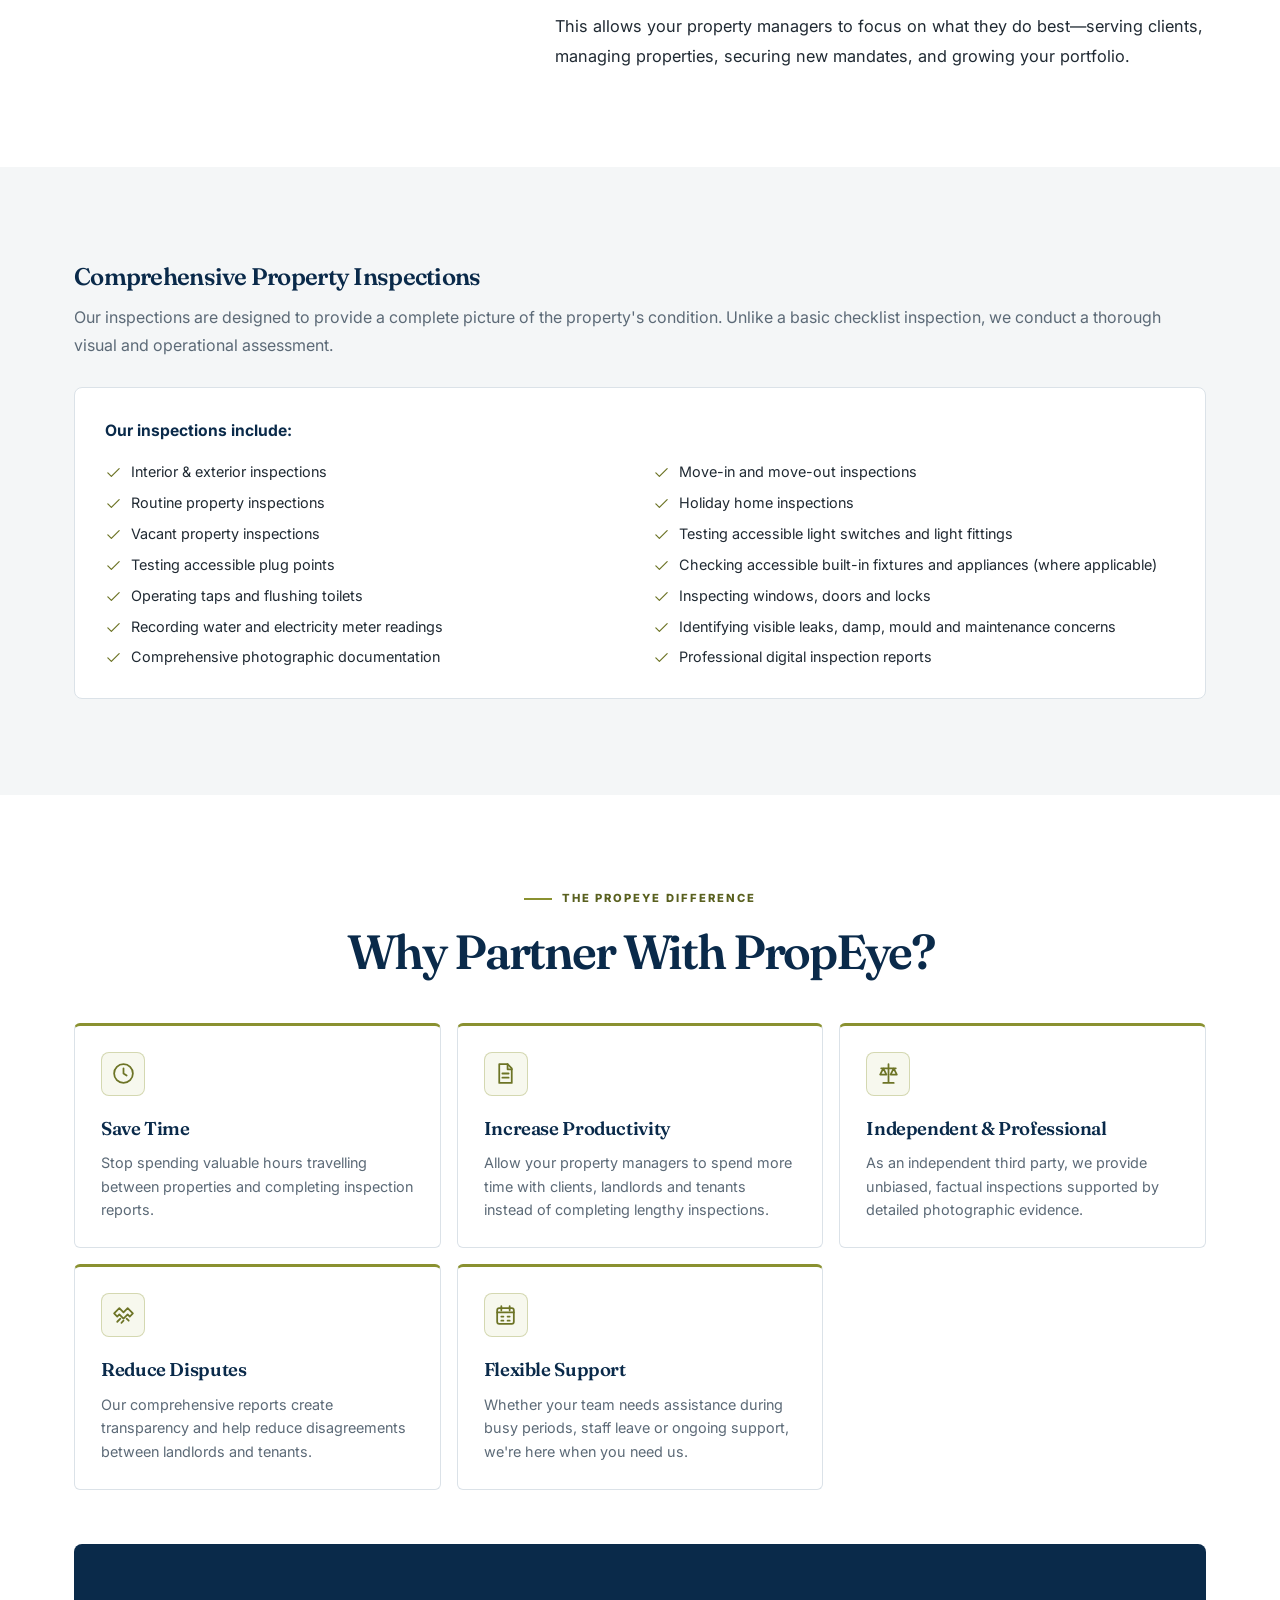
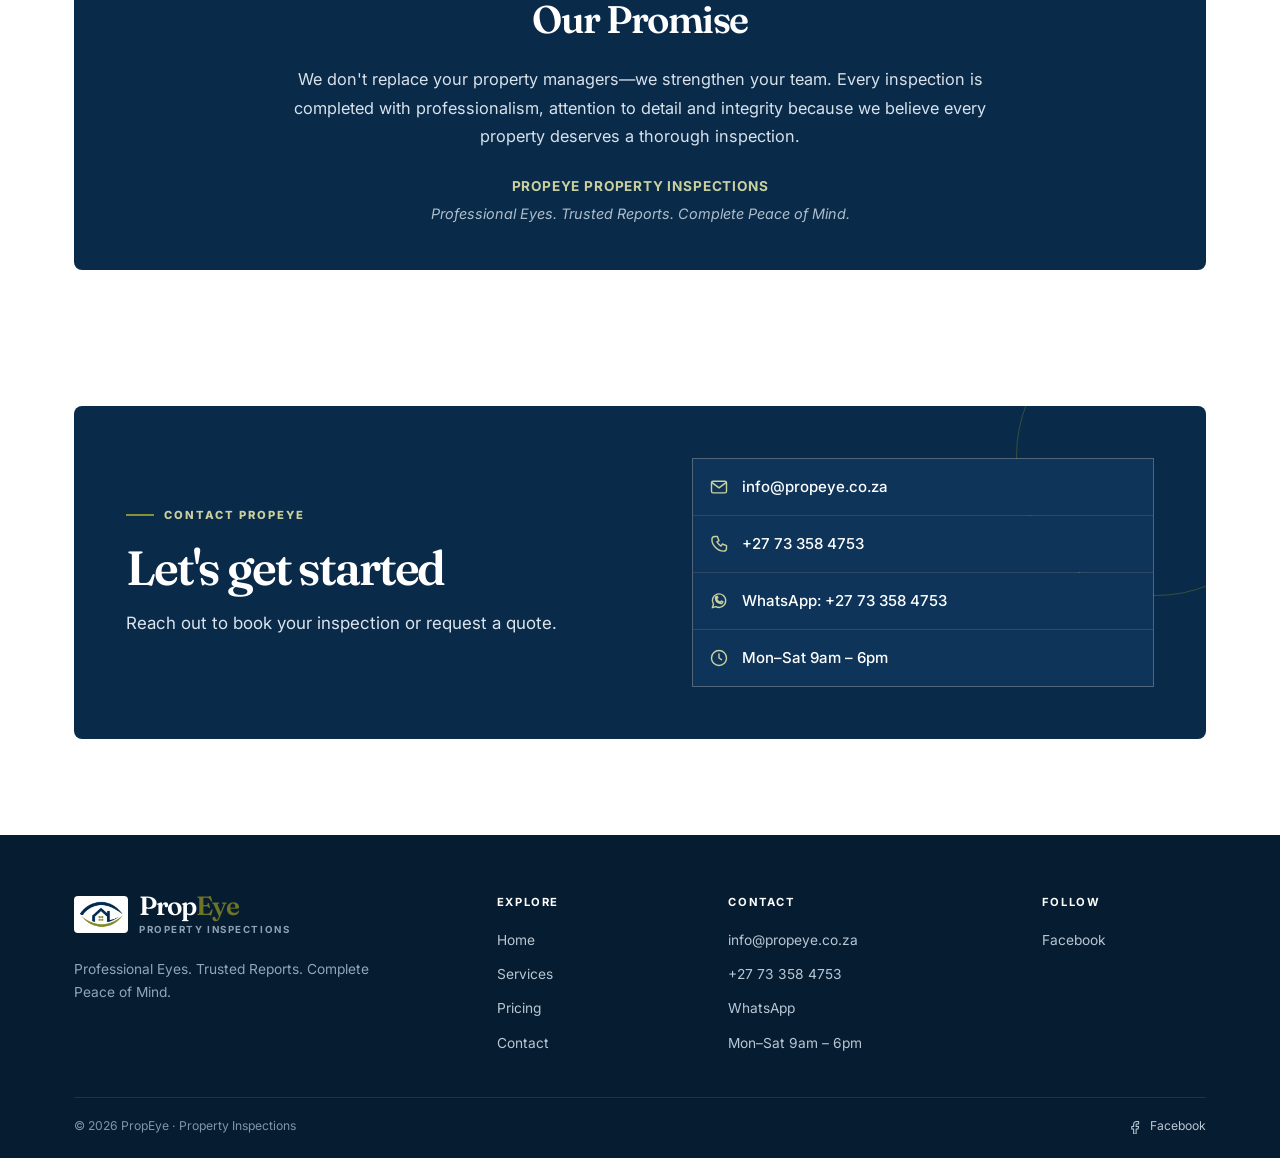
<file: services.html>
<!DOCTYPE html>
<html lang="en-ZA">
<head>
  <meta charset="UTF-8" />
  <meta name="viewport" content="width=device-width, initial-scale=1.0" />
  <title>PropEye · Detailed Services</title>
  <meta name="description" content="Independent, thorough inspections for rental properties, vacation homes, and absentee owners.">
  <meta name="robots" content="index,follow">
  <link rel="canonical" href="https://www.propeye.co.za/services.html">
  <meta property="og:type" content="website">
  <meta property="og:site_name" content="PropEye Property Inspections">
  <meta property="og:title" content="PropEye · Detailed Services">
  <meta property="og:description" content="Independent, thorough inspections for rental properties, vacation homes, and absentee owners.">
  <meta property="og:url" content="https://www.propeye.co.za/services.html">
  <meta property="og:image" content="https://www.propeye.co.za/images/og-propeye.jpg">
  <meta name="twitter:card" content="summary_large_image">
  <meta name="theme-color" content="#0A2A4A">
  <link rel="icon" href="images/favicon-64.png" type="image/png">
  <link rel="preconnect" href="https://fonts.googleapis.com">
  <link rel="preconnect" href="https://fonts.gstatic.com" crossorigin>
  <link href="https://fonts.googleapis.com/css2?family=Fraunces:opsz,wght@9..144,500;9..144,600&family=Inter:wght@400;500;600;700&display=swap" rel="stylesheet">
  <link rel="stylesheet" href="styles.css">
  <script>document.documentElement.classList.add("js");</script>
</head>
<body>
  <a class="skip-link" href="#main">Skip to content</a>

  <header class="site-header" data-site-header>
    <div class="container header-inner">
      <a class="brand" href="index.html" aria-label="PropEye Property Inspections — home">
        <img class="brand-logo" src="images/logo-160.webp" srcset="images/logo-160.webp 160w, images/logo-320.webp 320w" sizes="48px" width="160" height="102" alt="PropEye Logo">
        <span>
          <span class="brand-name">Prop<span class="eye">Eye</span></span>
          <span class="brand-sub">Property Inspections</span>
        </span>
      </a>
      <button class="nav-toggle" type="button" aria-label="Open navigation" aria-controls="primary-navigation" aria-expanded="false" data-nav-toggle>
        <span class="nav-toggle-lines" aria-hidden="true"></span>
      </button>
      <nav class="site-nav" id="primary-navigation" aria-label="Main navigation" data-site-nav>
        <a class="nav-link" href="index.html">Home</a>
        <a class="nav-link" href="services.html" aria-current="page">Services</a>
        <a class="nav-link" href="pricing.html">Pricing</a>
        <a class="nav-link" href="#contact">Contact</a>
        <a class="nav-cta" href="#contact">Book an Inspection</a>
      </nav>
    </div>
  </header>

  <main id="main">
    <section class="page-hero">
      <div class="container page-hero-grid">
        <div>
          <p class="eyebrow on-dark">Property Inspections</p>
          <h1 class="page-hero-title">PropEye Inspection Services</h1>
          <p class="page-hero-lede">Independent, thorough inspections for rental properties, vacation homes, and absentee owners.</p>
        </div>
        <div class="page-hero-media">
          <div class="media-collage">
            <img src="images/inspect-1.webp" srcset="images/inspect-1-360.webp 360w, images/inspect-1.webp 467w" sizes="(max-width: 900px) 45vw, 280px" width="467" height="522" alt="Detailed property inspection 1" fetchpriority="high" decoding="async">
            <img src="images/inspect-2.webp" srcset="images/inspect-2-360.webp 360w, images/inspect-2.webp 467w" sizes="(max-width: 900px) 45vw, 220px" width="467" height="522" alt="Detailed property inspection 2" decoding="async">
            <img src="images/inspect-3.webp" srcset="images/inspect-3-360.webp 360w, images/inspect-3.webp 467w" sizes="(max-width: 900px) 45vw, 220px" width="467" height="522" alt="Detailed property inspection 3" decoding="async">
          </div>
        </div>
      </div>
    </section>

    <section class="section section-soft">
      <div class="container">
        <div class="section-head center">
          <p class="eyebrow">Who we work with</p>
          <h2 class="section-title">A Better Experience for Everyone</h2>
        </div>
        <div class="audience-grid">
          <article class="audience-card">
            <h3>For Estate Agencies</h3>
            <p>A reliable inspection partner that saves time and improves efficiency.</p>
          </article>
          <article class="audience-card">
            <h3>For Landlords</h3>
            <p>Professional documentation that helps protect one of their biggest investments.</p>
          </article>
          <article class="audience-card">
            <h3>For Tenants</h3>
            <p>Fair and transparent inspections supported by detailed evidence.</p>
          </article>
        </div>
      </div>
    </section>

    <section class="section">
      <div class="container">
        <div class="editorial">
          <div class="editorial-aside">
            <p class="eyebrow">For agencies</p>
            <h2>Estate Agency Solutions</h2>
            <p class="sub">Your Trusted Property Inspection Partner</p>
            <p class="heading">Focus on Growing Your Business. We'll Handle the Inspections.</p>
          </div>
          <div class="editorial-copy">
            <p>Property inspections are one of the most important responsibilities in property management—but they're also one of the most time-consuming.</p>
            <p>Traveling to properties, conducting detailed inspections, taking photographs, testing fixtures, compiling reports, and following up with clients can take hours out of your team's day.</p>
            <p>At PropEye, we become an extension of your business by taking care of the entire inspection process professionally and independently.</p>
            <p>This allows your property managers to focus on what they do best—serving clients, managing properties, securing new mandates, and growing your portfolio.</p>
          </div>
        </div>
      </div>
    </section>

    <section class="section section-soft">
      <div class="container">
        <h2 class="subheading">Comprehensive Property Inspections</h2>
        <p class="body-copy">Our inspections are designed to provide a complete picture of the property's condition. Unlike a basic checklist inspection, we conduct a thorough visual and operational assessment.</p>

        <div class="checklist">
          <p class="checklist-title">Our inspections include:</p>
          <ul class="check-grid">
            <li><svg class="icon" aria-hidden="true" focusable="false"><use href="images/icons.svg#icon-check"></use></svg> Interior &amp; exterior inspections</li>
            <li><svg class="icon" aria-hidden="true" focusable="false"><use href="images/icons.svg#icon-check"></use></svg> Move-in and move-out inspections</li>
            <li><svg class="icon" aria-hidden="true" focusable="false"><use href="images/icons.svg#icon-check"></use></svg> Routine property inspections</li>
            <li><svg class="icon" aria-hidden="true" focusable="false"><use href="images/icons.svg#icon-check"></use></svg> Holiday home inspections</li>
            <li><svg class="icon" aria-hidden="true" focusable="false"><use href="images/icons.svg#icon-check"></use></svg> Vacant property inspections</li>
            <li><svg class="icon" aria-hidden="true" focusable="false"><use href="images/icons.svg#icon-check"></use></svg> Testing accessible light switches and light fittings</li>
            <li><svg class="icon" aria-hidden="true" focusable="false"><use href="images/icons.svg#icon-check"></use></svg> Testing accessible plug points</li>
            <li><svg class="icon" aria-hidden="true" focusable="false"><use href="images/icons.svg#icon-check"></use></svg> Checking accessible built-in fixtures and appliances (where applicable)</li>
            <li><svg class="icon" aria-hidden="true" focusable="false"><use href="images/icons.svg#icon-check"></use></svg> Operating taps and flushing toilets</li>
            <li><svg class="icon" aria-hidden="true" focusable="false"><use href="images/icons.svg#icon-check"></use></svg> Inspecting windows, doors and locks</li>
            <li><svg class="icon" aria-hidden="true" focusable="false"><use href="images/icons.svg#icon-check"></use></svg> Recording water and electricity meter readings</li>
            <li><svg class="icon" aria-hidden="true" focusable="false"><use href="images/icons.svg#icon-check"></use></svg> Identifying visible leaks, damp, mould and maintenance concerns</li>
            <li><svg class="icon" aria-hidden="true" focusable="false"><use href="images/icons.svg#icon-check"></use></svg> Comprehensive photographic documentation</li>
            <li><svg class="icon" aria-hidden="true" focusable="false"><use href="images/icons.svg#icon-check"></use></svg> Professional digital inspection reports</li>
          </ul>
        </div>
      </div>
    </section>

    <section class="section">
      <div class="container">
        <div class="section-head center">
          <p class="eyebrow">The PropEye difference</p>
          <h2 class="section-title">Why Partner With PropEye?</h2>
        </div>
        <div class="benefit-grid">
          <article class="benefit-card">
            <span class="icon-box"><svg class="icon" aria-hidden="true" focusable="false"><use href="images/icons.svg#icon-clock"></use></svg></span>
            <h3>Save Time</h3>
            <p>Stop spending valuable hours travelling between properties and completing inspection reports.</p>
          </article>
          <article class="benefit-card">
            <span class="icon-box"><svg class="icon" aria-hidden="true" focusable="false"><use href="images/icons.svg#icon-file"></use></svg></span>
            <h3>Increase Productivity</h3>
            <p>Allow your property managers to spend more time with clients, landlords and tenants instead of completing lengthy inspections.</p>
          </article>
          <article class="benefit-card">
            <span class="icon-box"><svg class="icon" aria-hidden="true" focusable="false"><use href="images/icons.svg#icon-scales"></use></svg></span>
            <h3>Independent &amp; Professional</h3>
            <p>As an independent third party, we provide unbiased, factual inspections supported by detailed photographic evidence.</p>
          </article>
          <article class="benefit-card">
            <span class="icon-box"><svg class="icon" aria-hidden="true" focusable="false"><use href="images/icons.svg#icon-handshake"></use></svg></span>
            <h3>Reduce Disputes</h3>
            <p>Our comprehensive reports create transparency and help reduce disagreements between landlords and tenants.</p>
          </article>
          <article class="benefit-card">
            <span class="icon-box"><svg class="icon" aria-hidden="true" focusable="false"><use href="images/icons.svg#icon-calendar"></use></svg></span>
            <h3>Flexible Support</h3>
            <p>Whether your team needs assistance during busy periods, staff leave or ongoing support, we're here when you need us.</p>
          </article>
        </div>

        <div class="promise">
          <h2>Our Promise</h2>
          <p>We don't replace your property managers—we strengthen your team. Every inspection is completed with professionalism, attention to detail and integrity because we believe every property deserves a thorough inspection.</p>
          <div class="brand-line">PropEye Property Inspections</div>
          <div class="tagline">Professional Eyes. Trusted Reports. Complete Peace of Mind.</div>
        </div>
      </div>
    </section>

    <section class="section contact-section" id="contact">
      <div class="container">
        <div class="contact-panel">
          <div>
            <p class="eyebrow on-dark">Contact PropEye</p>
            <h2 class="section-title">Let's get started</h2>
            <p class="section-lede">Reach out to book your inspection or request a quote.</p>
          </div>
          <ul class="contact-list">
            <li><svg class="icon" aria-hidden="true" focusable="false"><use href="images/icons.svg#icon-mail"></use></svg><a href="mailto:info@propeye.co.za">info@propeye.co.za</a></li>
            <li><svg class="icon" aria-hidden="true" focusable="false"><use href="images/icons.svg#icon-phone"></use></svg><a href="tel:+27733584753">+27 73 358 4753</a></li>
            <li><svg class="icon" aria-hidden="true" focusable="false"><use href="images/icons.svg#icon-whatsapp"></use></svg><a href="https://wa.me/27733584753" rel="noopener">WhatsApp: +27 73 358 4753</a></li>
            <li><svg class="icon" aria-hidden="true" focusable="false"><use href="images/icons.svg#icon-clock"></use></svg><span>Mon–Sat 9am – 6pm</span></li>
          </ul>
        </div>
      </div>
    </section>
  </main>

  <footer class="site-footer">
    <div class="container">
      <div class="footer-grid">
        <div class="footer-brand">
          <a class="brand" href="index.html" aria-label="PropEye Property Inspections — home">
            <img class="brand-logo" src="images/logo-160.webp" srcset="images/logo-160.webp 160w, images/logo-320.webp 320w" sizes="54px" width="160" height="102" alt="PropEye Logo" loading="lazy">
            <span>
              <span class="brand-name">Prop<span class="eye">Eye</span></span>
              <span class="brand-sub">Property Inspections</span>
            </span>
          </a>
          <p>Professional Eyes. Trusted Reports. Complete Peace of Mind.</p>
        </div>
        <div class="footer-column">
          <h2>Explore</h2>
          <ul>
            <li><a href="index.html">Home</a></li>
            <li><a href="services.html">Services</a></li>
            <li><a href="pricing.html">Pricing</a></li>
            <li><a href="#contact">Contact</a></li>
          </ul>
        </div>
        <div class="footer-column">
          <h2>Contact</h2>
          <ul>
            <li><a href="mailto:info@propeye.co.za">info@propeye.co.za</a></li>
            <li><a href="tel:+27733584753">+27 73 358 4753</a></li>
            <li><a href="https://wa.me/27733584753" rel="noopener">WhatsApp</a></li>
            <li><span>Mon–Sat 9am – 6pm</span></li>
          </ul>
        </div>
        <div class="footer-column">
          <h2>Follow</h2>
          <ul>
            <li><a href="https://www.facebook.com/share/14cxHEFWzvn/" rel="noopener">Facebook</a></li>
          </ul>
        </div>
      </div>
      <div class="footer-bottom">
        <span>© 2026 PropEye · Property Inspections</span>
        <a class="social" href="https://www.facebook.com/share/14cxHEFWzvn/" rel="noopener">
          <svg class="icon" aria-hidden="true" focusable="false"><use href="images/icons.svg#icon-facebook"></use></svg>
          Facebook
        </a>
      </div>
    </div>
  </footer>

  <script src="script.js" defer></script>
</body>
</html>
</file>
<file: styles.css>
/* ==========================================================================
   PropEye Property Inspections — modernised site design
   Shared by index.html, services.html and pricing.html.
   Brand colours remain navy + olive. All content is unchanged.
   ========================================================================== */

:root {
  --navy: #0a2a4a;
  --navy-800: #0e3559;
  --navy-700: #154267;
  --navy-900: #061c31;
  --olive: #8a9130;
  --olive-700: #6d7426;
  --olive-800: #59601f;
  --olive-100: #eff1dd;
  --olive-50: #f7f8ee;
  --ink: #202a33;
  --muted: #5c6a77;
  --line: #dbe2e8;
  --line-dark: #c7d1da;
  --paper: #ffffff;
  --soft: #f4f6f7;
  --sand: #f8f6f0;
  --white-70: #dbe5ee;
  --display: "Fraunces", Georgia, "Times New Roman", serif;
  --sans: "Inter", -apple-system, BlinkMacSystemFont, "Segoe UI", sans-serif;
  --shadow-sm: 0 8px 28px rgba(10, 42, 74, 0.06);
  --shadow-lg: 0 24px 70px rgba(6, 28, 49, 0.16);
  --radius: 10px;
  --radius-lg: 16px;
  --max: 1180px;
}

*,
*::before,
*::after {
  box-sizing: border-box;
}

html {
  scroll-behavior: smooth;
  -webkit-text-size-adjust: 100%;
}

body {
  margin: 0;
  background: var(--paper);
  color: var(--ink);
  font-family: var(--sans);
  font-size: 1rem;
  line-height: 1.65;
  -webkit-font-smoothing: antialiased;
  text-rendering: optimizeLegibility;
}

body.menu-open {
  overflow: hidden;
}

img {
  display: block;
  max-width: 100%;
  height: auto;
}

svg {
  display: block;
}

a {
  color: var(--navy);
  text-decoration-thickness: 1px;
  text-underline-offset: 3px;
}

a:hover {
  color: var(--olive-800);
}

button {
  font: inherit;
}

:focus-visible {
  outline: 3px solid var(--olive);
  outline-offset: 3px;
}

.container {
  width: 100%;
  max-width: var(--max);
  margin: 0 auto;
  padding: 0 24px;
}

.visually-hidden {
  position: absolute !important;
  width: 1px;
  height: 1px;
  padding: 0;
  margin: -1px;
  overflow: hidden;
  clip: rect(0 0 0 0);
  white-space: nowrap;
  border: 0;
}

.skip-link {
  position: absolute;
  left: 16px;
  top: -80px;
  z-index: 1000;
  background: var(--olive);
  color: #fff;
  padding: 12px 18px;
  border-radius: 4px;
  font-weight: 700;
  transition: top 0.2s ease;
}

.skip-link:focus {
  top: 16px;
  color: #fff;
}

/* ---------- Header ---------- */

.site-header {
  position: sticky;
  top: 0;
  z-index: 100;
  background: rgba(255, 255, 255, 0.96);
  border-bottom: 1px solid rgba(10, 42, 74, 0.1);
  backdrop-filter: blur(14px);
}

.site-header.is-scrolled {
  box-shadow: 0 10px 30px rgba(6, 28, 49, 0.08);
}

.header-inner {
  position: relative;
  display: flex;
  align-items: center;
  justify-content: space-between;
  gap: 28px;
  min-height: 78px;
}

.brand {
  display: inline-flex;
  align-items: center;
  gap: 11px;
  color: var(--navy);
  text-decoration: none;
  flex: 0 0 auto;
}

.brand:hover {
  color: var(--navy);
}

.brand-logo {
  width: 48px;
  height: auto;
}

.brand-name {
  display: block;
  font-family: var(--display);
  font-size: 1.65rem;
  font-weight: 600;
  letter-spacing: -0.045em;
  line-height: 1;
}

.brand-name .eye {
  color: var(--olive-700);
}

.brand-sub {
  display: block;
  margin-top: 4px;
  color: var(--muted);
  font-size: 0.61rem;
  font-weight: 700;
  letter-spacing: 0.16em;
  line-height: 1.2;
  text-transform: uppercase;
}

.site-nav {
  display: flex;
  align-items: center;
  gap: 4px;
}

.nav-link {
  display: inline-flex;
  align-items: center;
  min-height: 44px;
  padding: 0 14px;
  border-radius: 4px;
  color: var(--ink);
  font-size: 0.9rem;
  font-weight: 600;
  text-decoration: none;
  transition: color 0.18s ease, background 0.18s ease;
}

.nav-link:hover {
  color: var(--navy);
  background: var(--soft);
}

.nav-link[aria-current="page"] {
  color: var(--navy);
}

.nav-link[aria-current="page"]::after {
  content: "";
  width: 18px;
  height: 2px;
  margin-left: 8px;
  background: var(--olive);
}

.nav-cta {
  display: inline-flex;
  align-items: center;
  justify-content: center;
  min-height: 44px;
  margin-left: 10px;
  padding: 0 20px;
  border: 1px solid var(--navy);
  border-radius: 4px;
  background: var(--navy);
  color: #fff;
  font-size: 0.88rem;
  font-weight: 700;
  text-decoration: none;
  transition: background 0.18s ease, border-color 0.18s ease;
}

.nav-cta:hover {
  background: var(--olive-700);
  border-color: var(--olive-700);
  color: #fff;
}

.nav-toggle {
  display: none;
  width: 46px;
  height: 44px;
  border: 1px solid var(--line);
  border-radius: 4px;
  background: #fff;
  color: var(--navy);
  cursor: pointer;
  align-items: center;
  justify-content: center;
}

.nav-toggle-lines,
.nav-toggle-lines::before,
.nav-toggle-lines::after {
  display: block;
  width: 20px;
  height: 2px;
  background: currentColor;
  transition: transform 0.2s ease, opacity 0.2s ease;
}

.nav-toggle-lines {
  position: relative;
}

.nav-toggle-lines::before,
.nav-toggle-lines::after {
  content: "";
  position: absolute;
  left: 0;
}

.nav-toggle-lines::before {
  top: -6px;
}

.nav-toggle-lines::after {
  top: 6px;
}

.nav-toggle[aria-expanded="true"] .nav-toggle-lines {
  background: transparent;
}

.nav-toggle[aria-expanded="true"] .nav-toggle-lines::before {
  transform: translateY(6px) rotate(45deg);
}

.nav-toggle[aria-expanded="true"] .nav-toggle-lines::after {
  transform: translateY(-6px) rotate(-45deg);
}

/* ---------- Shared type / layout ---------- */

.eyebrow {
  display: flex;
  align-items: center;
  gap: 10px;
  margin: 0 0 18px;
  color: var(--olive-800);
  font-size: 0.7rem;
  font-weight: 800;
  letter-spacing: 0.18em;
  line-height: 1.4;
  text-transform: uppercase;
}

.eyebrow::before {
  content: "";
  width: 28px;
  height: 2px;
  flex: 0 0 auto;
  background: var(--olive);
}

.eyebrow.on-dark {
  color: #c9d0a0;
}

.section {
  padding: 96px 0;
}

.section-soft {
  background: var(--soft);
}

.section-sand {
  background: var(--sand);
}

.section-navy {
  background: var(--navy);
  color: #fff;
}

.section-head {
  display: flex;
  align-items: flex-end;
  justify-content: space-between;
  gap: 40px;
  margin-bottom: 44px;
}

.section-head-copy {
  max-width: 690px;
}

.section-title {
  margin: 0;
  color: var(--navy);
  font-family: var(--display);
  font-size: clamp(2rem, 3.8vw, 3rem);
  font-weight: 600;
  letter-spacing: -0.045em;
  line-height: 1.12;
}

.section-navy .section-title {
  color: #fff;
}

.section-lede {
  max-width: 650px;
  margin: 16px 0 0;
  color: var(--muted);
  font-size: 1.06rem;
  line-height: 1.7;
}

.section-navy .section-lede {
  color: var(--white-70);
}

.section-head.center {
  display: block;
  max-width: 720px;
  margin-left: auto;
  margin-right: auto;
  text-align: center;
}

.section-head.center .eyebrow {
  justify-content: center;
}

.section-head.center .section-lede {
  margin-left: auto;
  margin-right: auto;
}

.text-link {
  display: inline-flex;
  align-items: center;
  gap: 8px;
  padding-bottom: 3px;
  border-bottom: 1px solid currentColor;
  color: var(--navy);
  font-size: 0.88rem;
  font-weight: 700;
  text-decoration: none;
  white-space: nowrap;
}

.text-link .icon {
  width: 17px;
  height: 17px;
  transition: transform 0.18s ease;
}

.text-link:hover .icon {
  transform: translateX(3px);
}

.section-navy .text-link {
  color: #fff;
}

/* ---------- Buttons ---------- */

.button {
  display: inline-flex;
  align-items: center;
  justify-content: center;
  gap: 9px;
  min-height: 50px;
  padding: 0 24px;
  border: 1px solid transparent;
  border-radius: 4px;
  font-size: 0.92rem;
  font-weight: 700;
  line-height: 1.2;
  text-decoration: none;
  transition: background 0.18s ease, border-color 0.18s ease, color 0.18s ease,
    transform 0.18s ease;
}

.button:hover {
  transform: translateY(-1px);
}

.button-primary {
  background: var(--olive-700);
  border-color: var(--olive-700);
  color: #fff;
}

.button-primary:hover {
  background: var(--olive-800);
  border-color: var(--olive-800);
  color: #fff;
}

.button-secondary {
  background: transparent;
  border-color: rgba(255, 255, 255, 0.55);
  color: #fff;
}

.button-secondary:hover {
  background: rgba(255, 255, 255, 0.1);
  border-color: #fff;
  color: #fff;
}

.button-outline {
  background: transparent;
  border-color: var(--line-dark);
  color: var(--navy);
}

.button-outline:hover {
  background: var(--soft);
  border-color: var(--navy);
  color: var(--navy);
}

.button .icon {
  width: 18px;
  height: 18px;
}

.hero-actions {
  display: flex;
  flex-wrap: wrap;
  gap: 12px;
  margin-top: 30px;
}

/* ---------- Icons ---------- */

.icon {
  width: 22px;
  height: 22px;
  flex: 0 0 auto;
  fill: none;
  stroke: currentColor;
  stroke-width: 1.7;
  stroke-linecap: round;
  stroke-linejoin: round;
}

.icon-box {
  display: inline-flex;
  align-items: center;
  justify-content: center;
  width: 52px;
  height: 52px;
  border: 1px solid rgba(138, 145, 48, 0.32);
  border-radius: 8px;
  background: var(--olive-50);
  color: var(--olive-700);
}

.icon-box .icon {
  width: 25px;
  height: 25px;
}

/* ---------- Home hero ---------- */

.hero-home {
  position: relative;
  overflow: hidden;
  padding: 78px 0 118px;
  background: var(--navy);
  color: #fff;
}

.hero-home::before {
  content: "";
  position: absolute;
  top: 0;
  left: 50%;
  width: 1px;
  height: 100%;
  background: rgba(255, 255, 255, 0.045);
}

.hero-home::after {
  content: "";
  position: absolute;
  right: -120px;
  bottom: -180px;
  width: 520px;
  height: 520px;
  border: 1px solid rgba(138, 145, 48, 0.28);
  border-radius: 50%;
}

.hero-grid {
  position: relative;
  z-index: 1;
  display: grid;
  grid-template-columns: minmax(0, 0.95fr) minmax(0, 1.05fr);
  align-items: center;
  gap: 58px;
}

.hero-copy {
  animation: rise-in 0.6s ease both;
}

.hero-title {
  max-width: 630px;
  margin: 0;
  color: #fff;
  font-family: var(--display);
  font-size: clamp(2.55rem, 4.9vw, 4.15rem);
  font-weight: 600;
  letter-spacing: -0.052em;
  line-height: 1.04;
}

.hero-lede {
  max-width: 470px;
  margin: 24px 0 0;
  color: #d8e2ea;
  font-size: 1.2rem;
  line-height: 1.6;
}

.hero-media {
  position: relative;
  animation: rise-in 0.7s 0.08s ease both;
}

.hero-media::before {
  content: "";
  position: absolute;
  top: 16px;
  left: 16px;
  right: -16px;
  bottom: -16px;
  border: 1px solid rgba(138, 145, 48, 0.55);
  border-radius: 8px;
  pointer-events: none;
}

.hero-media img {
  position: relative;
  z-index: 1;
  width: 100%;
  border: 1px solid rgba(255, 255, 255, 0.12);
  border-radius: 8px;
  box-shadow: 0 30px 70px rgba(0, 0, 0, 0.28);
}

@keyframes rise-in {
  from {
    opacity: 0;
    transform: translateY(14px);
  }
  to {
    opacity: 1;
    transform: translateY(0);
  }
}

/* ---------- Trust strip ---------- */

.trust-bar {
  position: relative;
  z-index: 2;
  margin-top: -58px;
}

.trust-grid {
  display: grid;
  grid-template-columns: repeat(4, minmax(0, 1fr));
  background: #fff;
  border: 1px solid var(--line);
  border-radius: 8px;
  box-shadow: var(--shadow-lg);
}

.trust-item {
  display: flex;
  align-items: center;
  gap: 13px;
  min-height: 92px;
  padding: 18px 22px;
  color: var(--navy);
  font-size: 0.88rem;
  font-weight: 700;
  line-height: 1.35;
}

.trust-item + .trust-item {
  border-left: 1px solid var(--line);
}

.trust-item .icon {
  width: 24px;
  height: 24px;
  color: var(--olive-700);
}

/* ---------- Services ---------- */

.service-grid {
  display: grid;
  grid-template-columns: repeat(2, minmax(0, 1fr));
  gap: 1px;
  background: var(--line);
  border: 1px solid var(--line);
  border-radius: 8px;
  overflow: hidden;
}

.service-card {
  position: relative;
  min-height: 245px;
  padding: 30px 30px 32px;
  background: #fff;
  transition: background 0.2s ease;
}

.service-card:hover {
  background: #fcfcf8;
}

.service-card-top {
  display: flex;
  align-items: flex-start;
  justify-content: space-between;
  gap: 16px;
  margin-bottom: 24px;
}

.service-index {
  color: var(--line-dark);
  font-family: var(--display);
  font-size: 1.1rem;
  font-weight: 600;
  letter-spacing: -0.02em;
}

.service-card h3 {
  margin: 0 0 9px;
  color: var(--navy);
  font-family: var(--display);
  font-size: 1.42rem;
  font-weight: 600;
  letter-spacing: -0.035em;
  line-height: 1.2;
}

.service-card p {
  max-width: 390px;
  margin: 0;
  color: var(--muted);
  font-size: 0.95rem;
  line-height: 1.65;
}

/* ---------- Values ---------- */

.values-grid {
  display: grid;
  grid-template-columns: repeat(3, minmax(0, 1fr));
  gap: 1px;
  margin-top: 42px;
  background: rgba(255, 255, 255, 0.14);
  border: 1px solid rgba(255, 255, 255, 0.14);
}

.value-item {
  display: flex;
  align-items: center;
  gap: 14px;
  min-height: 104px;
  padding: 24px;
  background: var(--navy);
  color: #fff;
  font-size: 0.96rem;
  font-weight: 600;
}

.value-item .icon-box {
  width: 44px;
  height: 44px;
  border-color: rgba(201, 208, 160, 0.26);
  background: rgba(201, 208, 160, 0.08);
  color: #c9d0a0;
}

.value-item .icon {
  width: 21px;
  height: 21px;
}

/* ---------- Steps ---------- */

.steps {
  display: grid;
  grid-template-columns: repeat(4, minmax(0, 1fr));
  gap: 0;
  margin: 46px 0 0;
  padding: 0;
  list-style: none;
  counter-reset: step;
}

.step {
  position: relative;
  padding: 0 28px;
  border-left: 1px solid var(--line);
}

.step:first-child {
  border-left: 0;
  padding-left: 0;
}

.step:last-child {
  padding-right: 0;
}

.step-number {
  display: inline-flex;
  align-items: center;
  justify-content: center;
  width: 44px;
  height: 44px;
  margin-bottom: 20px;
  border: 1px solid rgba(138, 145, 48, 0.5);
  border-radius: 50%;
  color: var(--olive-800);
  font-family: var(--display);
  font-size: 1.1rem;
  font-weight: 600;
}

.step h3 {
  margin: 0 0 7px;
  color: var(--navy);
  font-family: var(--display);
  font-size: 1.22rem;
  font-weight: 600;
  letter-spacing: -0.025em;
}

.step p {
  margin: 0;
  color: var(--muted);
  font-size: 0.92rem;
  line-height: 1.6;
}

/* ---------- Important notice ---------- */

.notice-panel {
  display: grid;
  grid-template-columns: minmax(0, 0.9fr) minmax(0, 1.1fr);
  gap: 56px;
  align-items: start;
  padding: 42px;
  border: 1px solid var(--line);
  border-radius: 8px;
  background: var(--sand);
}

.notice-copy .icon-box {
  margin-bottom: 22px;
}

.notice-copy p {
  margin: 16px 0 0;
  color: var(--muted);
  font-size: 1rem;
  line-height: 1.7;
}

.notice-list {
  display: grid;
  gap: 1px;
  margin: 0;
  padding: 0;
  background: var(--line);
  border: 1px solid var(--line);
  list-style: none;
}

.notice-item {
  display: flex;
  align-items: center;
  gap: 12px;
  min-height: 54px;
  padding: 13px 16px;
  background: #fff;
  color: var(--ink);
  font-size: 0.9rem;
  font-weight: 500;
}

.notice-item .icon {
  width: 20px;
  height: 20px;
  color: var(--olive-700);
}

/* ---------- Contact ---------- */

.contact-section {
  padding-top: 40px;
}

.contact-panel {
  position: relative;
  display: grid;
  grid-template-columns: minmax(0, 1fr) minmax(0, 0.9fr);
  gap: 52px;
  align-items: center;
  overflow: hidden;
  padding: 52px;
  border-radius: 8px;
  background: var(--navy);
  color: #fff;
}

.contact-panel::after {
  content: "";
  position: absolute;
  right: -90px;
  top: -90px;
  width: 280px;
  height: 280px;
  border: 1px solid rgba(138, 145, 48, 0.35);
  border-radius: 50%;
}

.contact-panel .section-title {
  color: #fff;
}

.contact-panel .section-lede {
  margin-top: 14px;
  color: var(--white-70);
}

.contact-list {
  position: relative;
  z-index: 1;
  display: grid;
  gap: 1px;
  margin: 0;
  padding: 0;
  background: rgba(255, 255, 255, 0.15);
  border: 1px solid rgba(255, 255, 255, 0.15);
  list-style: none;
}

.contact-list li {
  display: flex;
  align-items: center;
  gap: 13px;
  min-height: 56px;
  padding: 12px 16px;
  background: var(--navy-800);
}

.contact-list .icon {
  width: 20px;
  height: 20px;
  color: #c9d0a0;
}

.contact-list a,
.contact-list span {
  color: #fff;
  font-size: 0.94rem;
  font-weight: 500;
  text-decoration: none;
}

.contact-list a:hover {
  color: #dbe3b8;
  text-decoration: underline;
}

/* ---------- Page hero (services / pricing) ---------- */

.page-hero {
  position: relative;
  overflow: hidden;
  padding: 66px 0 72px;
  background: var(--navy);
  color: #fff;
}

.page-hero::after {
  content: "";
  position: absolute;
  right: -130px;
  bottom: -220px;
  width: 520px;
  height: 520px;
  border: 1px solid rgba(138, 145, 48, 0.3);
  border-radius: 50%;
}

.page-hero-grid {
  position: relative;
  z-index: 1;
  display: grid;
  grid-template-columns: minmax(0, 0.9fr) minmax(0, 1.1fr);
  gap: 56px;
  align-items: center;
}

.page-hero-title {
  max-width: 560px;
  margin: 0;
  color: #fff;
  font-family: var(--display);
  font-size: clamp(2.4rem, 4.4vw, 3.65rem);
  font-weight: 600;
  letter-spacing: -0.05em;
  line-height: 1.06;
}

.page-hero-lede {
  max-width: 470px;
  margin: 20px 0 0;
  color: #d8e2ea;
  font-size: 1.1rem;
  line-height: 1.65;
}

.page-hero-note {
  max-width: 500px;
  margin: 12px 0 0;
  color: #b6c5d2;
  font-size: 0.92rem;
  line-height: 1.6;
}

.page-hero-media img {
  width: 100%;
  border: 1px solid rgba(255, 255, 255, 0.14);
  border-radius: 8px;
  box-shadow: 0 28px 60px rgba(0, 0, 0, 0.25);
}

.media-collage {
  display: grid;
  grid-template-columns: 1.15fr 0.85fr;
  grid-template-rows: 1fr 1fr;
  gap: 10px;
}

.media-collage img {
  width: 100%;
  height: 100%;
  border: 1px solid rgba(255, 255, 255, 0.14);
  border-radius: 6px;
  object-fit: cover;
  box-shadow: 0 18px 40px rgba(0, 0, 0, 0.2);
}

.media-collage img:first-child {
  grid-row: 1 / 3;
}

/* ---------- Audience cards ---------- */

.audience-grid {
  display: grid;
  grid-template-columns: repeat(3, minmax(0, 1fr));
  gap: 1px;
  background: var(--line);
  border: 1px solid var(--line);
}

.audience-card {
  padding: 30px;
  background: #fff;
}

.audience-card h3 {
  margin: 0 0 9px;
  color: var(--navy);
  font-family: var(--display);
  font-size: 1.38rem;
  font-weight: 600;
  letter-spacing: -0.03em;
}

.audience-card p {
  margin: 0;
  color: var(--muted);
  font-size: 0.94rem;
  line-height: 1.65;
}

/* ---------- Editorial / estate agency ---------- */

.editorial {
  display: grid;
  grid-template-columns: minmax(0, 0.78fr) minmax(0, 1.22fr);
  gap: 64px;
  align-items: start;
}

.editorial-aside {
  position: sticky;
  top: 108px;
}

.editorial-aside h2 {
  margin: 0;
  color: var(--navy);
  font-family: var(--display);
  font-size: clamp(2rem, 3.4vw, 2.8rem);
  font-weight: 600;
  letter-spacing: -0.045em;
  line-height: 1.08;
}

.editorial-aside .sub {
  margin: 12px 0 0;
  color: var(--olive-800);
  font-family: var(--display);
  font-size: 1.35rem;
  font-weight: 500;
  letter-spacing: -0.025em;
  line-height: 1.3;
}

.editorial-aside .heading {
  margin: 22px 0 0;
  color: var(--navy);
  font-size: 1.05rem;
  font-weight: 700;
  line-height: 1.45;
}

.editorial-copy p {
  margin: 0 0 18px;
  color: var(--ink);
  font-size: 1.02rem;
  line-height: 1.78;
}

.editorial-copy p:last-child {
  margin-bottom: 0;
}

.subheading {
  margin: 0 0 12px;
  color: var(--navy);
  font-family: var(--display);
  font-size: 1.5rem;
  font-weight: 600;
  letter-spacing: -0.03em;
  line-height: 1.2;
}

.body-copy {
  margin: 0 0 28px;
  color: var(--muted);
  font-size: 1rem;
  line-height: 1.75;
}

.checklist {
  margin: 28px 0 0;
  padding: 30px;
  border: 1px solid var(--line);
  border-radius: 8px;
  background: #fff;
}

.checklist-title {
  margin: 0 0 18px;
  color: var(--navy);
  font-size: 0.98rem;
  font-weight: 700;
}

.check-grid {
  display: grid;
  grid-template-columns: repeat(2, minmax(0, 1fr));
  gap: 10px 26px;
  margin: 0;
  padding: 0;
  list-style: none;
}

.check-grid li {
  display: flex;
  align-items: flex-start;
  gap: 9px;
  color: var(--ink);
  font-size: 0.9rem;
  line-height: 1.45;
}

.check-grid .icon {
  width: 17px;
  height: 17px;
  margin-top: 2px;
  color: var(--olive-700);
}

/* ---------- Benefits ---------- */

.benefit-grid {
  display: grid;
  grid-template-columns: repeat(3, minmax(0, 1fr));
  gap: 16px;
  margin-top: 30px;
}

.benefit-card {
  padding: 26px;
  border: 1px solid var(--line);
  border-top: 3px solid var(--olive);
  border-radius: 6px;
  background: #fff;
}

.benefit-card .icon-box {
  width: 44px;
  height: 44px;
  margin-bottom: 18px;
}

.benefit-card h3 {
  margin: 0 0 7px;
  color: var(--navy);
  font-family: var(--display);
  font-size: 1.16rem;
  font-weight: 600;
  letter-spacing: -0.02em;
}

.benefit-card p {
  margin: 0;
  color: var(--muted);
  font-size: 0.9rem;
  line-height: 1.62;
}

/* ---------- Promise ---------- */

.promise {
  margin-top: 54px;
  padding: 44px;
  border-radius: 8px;
  background: var(--navy);
  color: #fff;
  text-align: center;
}

.promise h2,
.promise h3 {
  margin: 0;
  color: #fff;
  font-family: var(--display);
  font-size: clamp(1.8rem, 3vw, 2.4rem);
  font-weight: 600;
  letter-spacing: -0.04em;
}

.promise p {
  max-width: 720px;
  margin: 14px auto 0;
  color: #d8e2ea;
  font-size: 1.02rem;
  line-height: 1.75;
}

.promise .brand-line {
  margin-top: 24px;
  color: #c9d0a0;
  font-size: 0.85rem;
  font-weight: 700;
  letter-spacing: 0.06em;
  text-transform: uppercase;
}

.promise .tagline {
  margin-top: 5px;
  color: #aebdca;
  font-size: 0.9rem;
  font-style: italic;
}

/* ---------- Pricing ---------- */

.pricing-grid {
  display: grid;
  grid-template-columns: repeat(2, minmax(0, 1fr));
  gap: 20px;
}

.price-card {
  display: flex;
  flex-direction: column;
  padding: 34px;
  border: 1px solid var(--line);
  border-top: 3px solid var(--olive);
  border-radius: 6px;
  background: #fff;
  transition: transform 0.18s ease, box-shadow 0.18s ease;
}

.price-card:hover {
  transform: translateY(-3px);
  box-shadow: var(--shadow-sm);
}

.price-card h3 {
  margin: 0;
  color: var(--navy);
  font-family: var(--display);
  font-size: 1.55rem;
  font-weight: 600;
  letter-spacing: -0.035em;
}

.price {
  margin: 10px 0 18px;
  color: var(--navy);
  font-family: var(--display);
  font-size: 2.35rem;
  font-weight: 600;
  letter-spacing: -0.045em;
  line-height: 1.1;
}

.price small {
  display: block;
  margin-top: 2px;
  color: var(--muted);
  font-family: var(--sans);
  font-size: 0.78rem;
  font-weight: 500;
  letter-spacing: 0;
}

.price-note {
  margin: 0 0 20px;
  color: var(--muted);
  font-size: 0.92rem;
  line-height: 1.6;
}

.plan-list {
  display: grid;
  gap: 9px;
  margin: 0;
  padding: 0;
  list-style: none;
}

.plan-list li {
  display: flex;
  align-items: flex-start;
  gap: 9px;
  color: var(--ink);
  font-size: 0.88rem;
  line-height: 1.48;
}

.plan-list .icon {
  width: 16px;
  height: 16px;
  margin-top: 2px;
  color: var(--olive-700);
}

.pricing-note {
  margin: 24px 0;
  padding: 22px 24px;
  border-left: 3px solid var(--olive);
  border-radius: 0 6px 6px 0;
  background: var(--olive-50);
}

.pricing-note p {
  margin: 0;
  color: var(--ink);
  font-size: 0.95rem;
  line-height: 1.7;
}

.pricing-note strong {
  color: var(--navy);
}

.addon-list {
  border: 1px solid var(--line);
  border-radius: 6px;
  background: #fff;
}

.addon-row {
  display: flex;
  align-items: baseline;
  justify-content: space-between;
  gap: 24px;
  padding: 15px 20px;
  border-bottom: 1px solid var(--line);
}

.addon-row:last-child {
  border-bottom: 0;
}

.addon-name {
  color: var(--ink);
  font-size: 0.93rem;
  font-weight: 500;
}

.addon-cost {
  color: var(--navy);
  font-size: 0.93rem;
  font-weight: 700;
  text-align: right;
  white-space: nowrap;
}

.terms-list {
  border-top: 1px solid var(--line);
}

.term-row {
  display: grid;
  grid-template-columns: minmax(0, 0.9fr) minmax(0, 1.1fr);
  gap: 30px;
  padding: 16px 0;
  border-bottom: 1px solid var(--line);
}

.term-name {
  color: var(--navy);
  font-size: 0.92rem;
  font-weight: 700;
}

.term-value {
  color: var(--muted);
  font-size: 0.92rem;
  line-height: 1.6;
}

/* ---------- Footer ---------- */

.site-footer {
  padding: 58px 0 22px;
  background: var(--navy-900);
  color: #b9c7d3;
}

.footer-grid {
  display: grid;
  grid-template-columns: 1.4fr 0.7fr 1fr 0.6fr;
  gap: 40px;
  padding-bottom: 42px;
}

.footer-brand .brand {
  color: #fff;
}

.footer-brand .brand-logo {
  width: 54px;
  background: #fff;
  border-radius: 4px;
  padding: 4px;
}

.footer-brand .brand-name {
  color: #fff;
}

.footer-brand .brand-sub {
  color: #8fa2b3;
}

.footer-brand p {
  max-width: 300px;
  margin: 18px 0 0;
  color: #93a6b6;
  font-size: 0.86rem;
  line-height: 1.65;
}

.footer-column h2 {
  margin: 0 0 14px;
  color: #fff;
  font-size: 0.7rem;
  font-weight: 700;
  letter-spacing: 0.14em;
  text-transform: uppercase;
}

.footer-column ul {
  display: grid;
  gap: 8px;
  margin: 0;
  padding: 0;
  list-style: none;
}

.footer-column a,
.footer-column span {
  color: #b9c7d3;
  font-size: 0.86rem;
  text-decoration: none;
}

.footer-column a:hover {
  color: #fff;
  text-decoration: underline;
}

.footer-bottom {
  display: flex;
  align-items: center;
  justify-content: space-between;
  gap: 20px;
  padding-top: 18px;
  border-top: 1px solid rgba(255, 255, 255, 0.1);
  color: #8195a6;
  font-size: 0.76rem;
}

.footer-bottom .social {
  display: inline-flex;
  align-items: center;
  gap: 7px;
  color: #b9c7d3;
  text-decoration: none;
}

.footer-bottom .social:hover {
  color: #fff;
}

.footer-bottom .icon {
  width: 15px;
  height: 15px;
}

/* ---------- Responsive ---------- */

@media (max-width: 1024px) {
  .hero-grid,
  .page-hero-grid,
  .editorial,
  .contact-panel,
  .notice-panel {
    grid-template-columns: 1fr;
  }

  .hero-home {
    padding-bottom: 104px;
  }

  .hero-grid {
    gap: 44px;
  }

  .hero-copy {
    max-width: 760px;
  }

  .hero-media {
    max-width: 760px;
  }

  .page-hero-media {
    max-width: 760px;
  }

  .editorial-aside {
    position: static;
  }

  .editorial-aside .heading {
    max-width: 620px;
  }

  .values-grid {
    grid-template-columns: repeat(2, minmax(0, 1fr));
  }

  .benefit-grid {
    grid-template-columns: repeat(2, minmax(0, 1fr));
  }

  .footer-grid {
    grid-template-columns: 1.2fr 0.8fr 1fr;
  }

  .footer-column:last-child {
    grid-column: 2 / 4;
  }

  .notice-panel {
    gap: 34px;
  }
}

@media (max-width: 900px) {
  .header-inner {
    min-height: 70px;
  }

  .js .nav-toggle {
    display: inline-flex;
  }

  .site-nav {
    align-items: stretch;
  }

  .js .site-nav {
    position: absolute;
    z-index: 120;
    top: calc(100% + 1px);
    left: 0;
    right: 0;
    display: none;
    flex-direction: column;
    gap: 0;
    padding: 10px 24px 18px;
    border-bottom: 1px solid var(--line);
    background: #fff;
    box-shadow: 0 18px 30px rgba(6, 28, 49, 0.1);
  }

  .js .site-nav.is-open {
    display: flex;
  }

  .nav-link {
    min-height: 48px;
    padding: 0 4px;
    border-bottom: 1px solid var(--line);
    border-radius: 0;
  }

  .nav-link[aria-current="page"]::after {
    display: none;
  }

  .nav-cta {
    margin: 14px 0 0;
    min-height: 48px;
  }

  .service-grid,
  .audience-grid,
  .pricing-grid {
    grid-template-columns: 1fr;
  }

  .service-grid,
  .audience-grid {
    background: transparent;
    border: 0;
    overflow: visible;
    gap: 12px;
  }

  .service-card,
  .audience-card {
    border: 1px solid var(--line);
    border-radius: 6px;
  }

  .steps {
    grid-template-columns: repeat(2, minmax(0, 1fr));
    gap: 30px 0;
  }

  .step:nth-child(3) {
    border-left: 0;
    padding-left: 0;
  }

  .trust-grid {
    grid-template-columns: repeat(2, minmax(0, 1fr));
  }

  .trust-item:nth-child(3) {
    border-left: 0;
    border-top: 1px solid var(--line);
  }

  .trust-item:nth-child(4) {
    border-top: 1px solid var(--line);
  }

  .footer-grid {
    grid-template-columns: 1fr 1fr;
  }

  .footer-column:last-child {
    grid-column: auto;
  }
}

@media (max-width: 700px) {
  .container {
    padding-left: 18px;
    padding-right: 18px;
  }

  .section {
    padding: 68px 0;
  }

  .hero-home,
  .page-hero {
    padding: 48px 0 74px;
  }

  .hero-home {
    padding-bottom: 92px;
  }

  .hero-title {
    font-size: clamp(2.2rem, 8vw, 3rem);
  }

  .hero-lede,
  .page-hero-lede {
    font-size: 1.04rem;
  }

  .hero-actions .button {
    flex: 1 1 auto;
  }

  .trust-bar {
    margin-top: -42px;
  }

  .trust-grid {
    grid-template-columns: 1fr;
  }

  .trust-item {
    min-height: 64px;
    padding: 12px 16px;
  }

  .trust-item + .trust-item,
  .trust-item:nth-child(3),
  .trust-item:nth-child(4) {
    border-left: 0;
    border-top: 1px solid var(--line);
  }

  .section-head {
    display: block;
    margin-bottom: 30px;
  }

  .section-head .text-link {
    margin-top: 18px;
  }

  .values-grid,
  .benefit-grid,
  .check-grid,
  .steps {
    grid-template-columns: 1fr;
  }

  .step,
  .step:first-child,
  .step:nth-child(3) {
    padding: 0 0 24px;
    border-left: 0;
    border-bottom: 1px solid var(--line);
  }

  .step:last-child {
    padding-bottom: 0;
    border-bottom: 0;
  }

  .step-number {
    margin-bottom: 12px;
  }

  .notice-panel,
  .contact-panel,
  .checklist,
  .promise,
  .price-card {
    padding: 26px 20px;
  }

  .media-collage {
    grid-template-columns: 1fr 1fr;
    grid-template-rows: 1fr 1fr;
  }

  .media-collage img:first-child {
    grid-row: 1 / 2;
    grid-column: 1 / 3;
    height: 240px;
  }

  .media-collage img {
    height: 150px;
  }

  .term-row {
    grid-template-columns: 1fr;
    gap: 5px;
  }

  .addon-row {
    align-items: flex-start;
    flex-direction: column;
    gap: 3px;
  }

  .addon-cost {
    text-align: left;
    white-space: normal;
  }

  .footer-grid {
    grid-template-columns: 1fr;
    gap: 28px;
    padding-bottom: 30px;
  }

  .footer-column:last-child {
    grid-column: auto;
  }

  .footer-bottom {
    align-items: flex-start;
    flex-direction: column;
    gap: 10px;
  }
}

@media (prefers-reduced-motion: reduce) {
  html {
    scroll-behavior: auto;
  }

  *,
  *::before,
  *::after {
    animation-duration: 0.01ms !important;
    animation-iteration-count: 1 !important;
    transition-duration: 0.01ms !important;
  }
}
</file>
